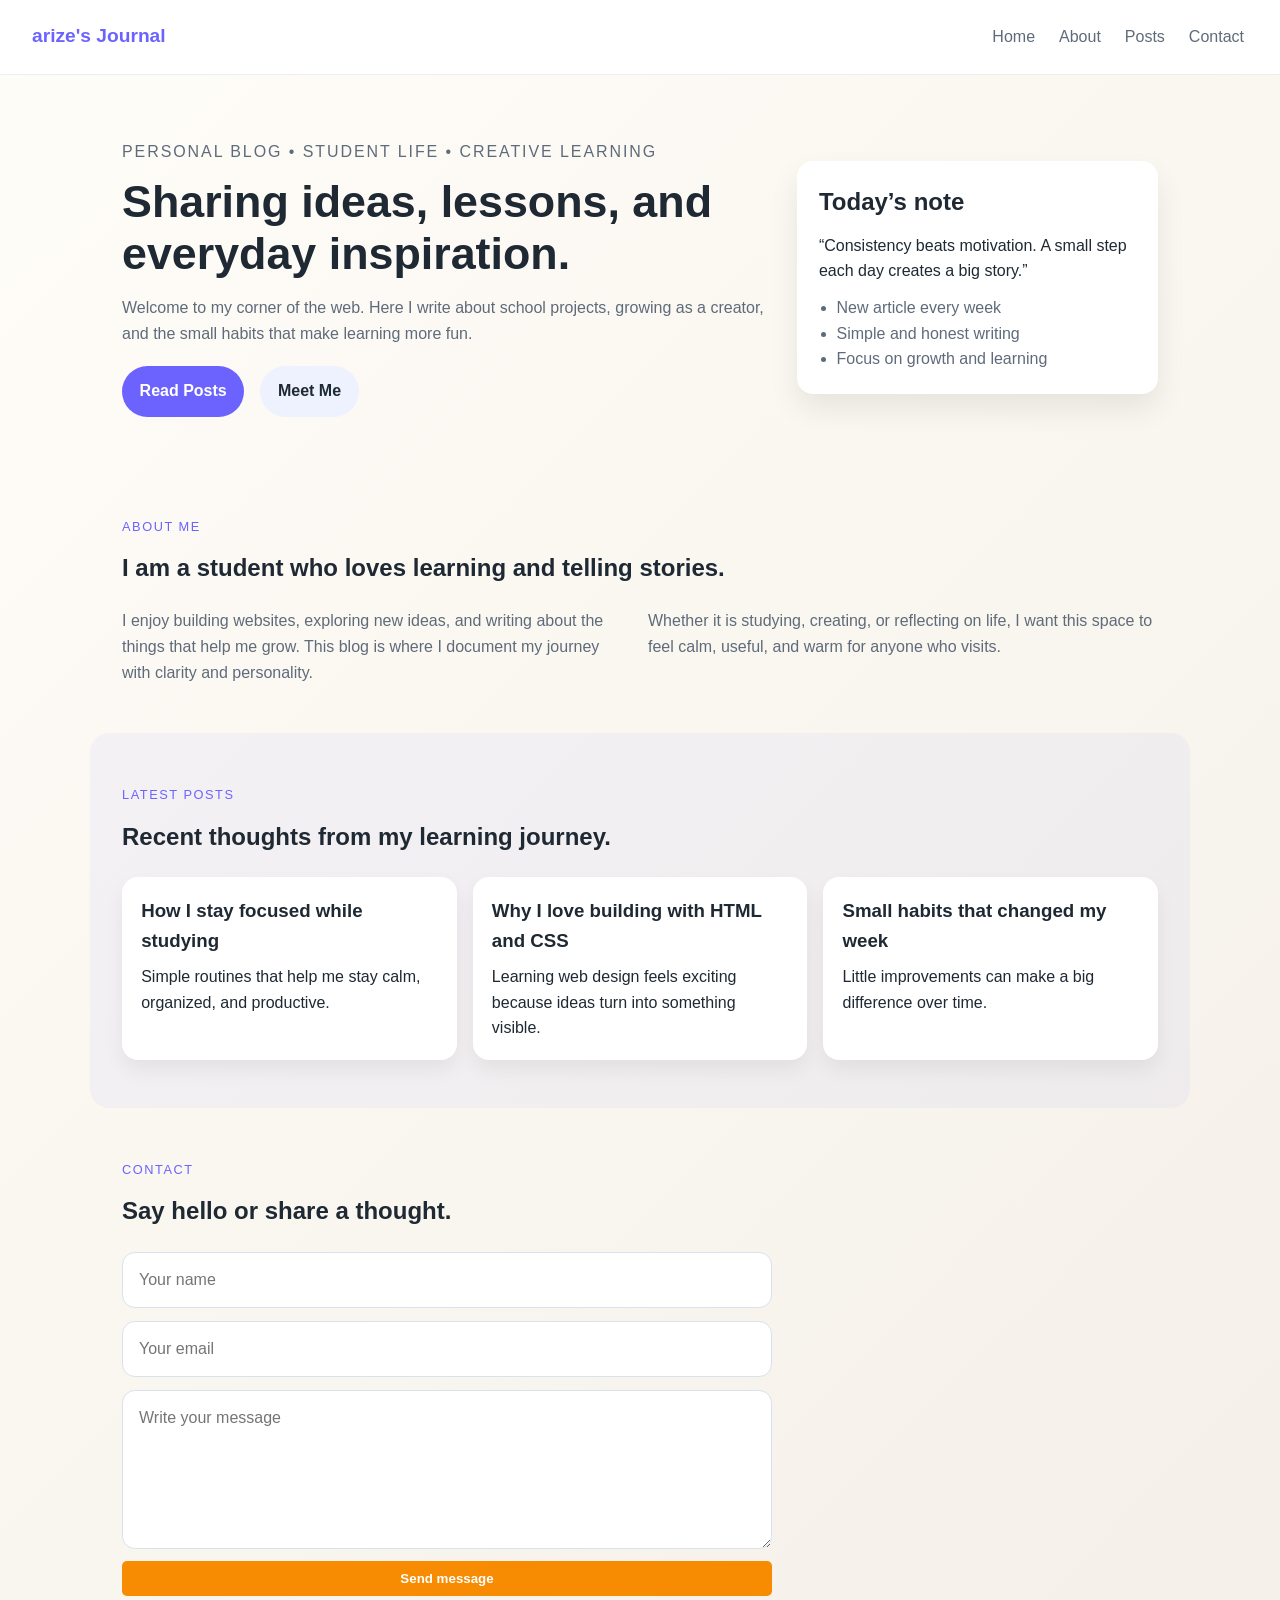
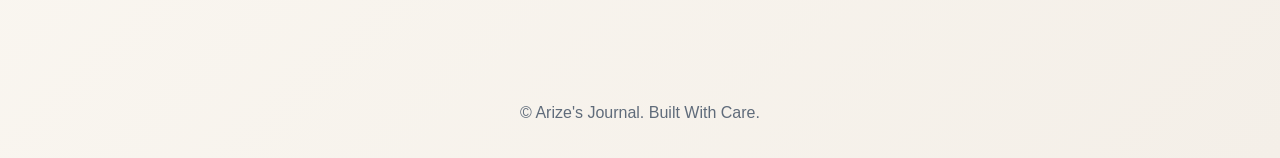
<file: index.html>
﻿<!DOCTYPE html>
<html lang="en">
  <head>
    <meta charset="UTF-8" />
    <meta name="viewport" content="width=device-width, initial-scale=1.0" />
    <meta name="description" content="A personal blog website for sharing stories, ideas, and learning updates." />
    <title>arize's Learning Journal</title>
    <link rel="stylesheet" href="css/style.css" />
  </head>
  <body>
    <header class="site-header">
      <a href="#home" class="brand">arize's Journal</a>
      <button class="menu-toggle" aria-label="Toggle navigation" aria-expanded="false">☰</button>
      <nav class="site-nav" aria-label="Primary">
        <a href="#home">Home</a>
        <a href="#about">About</a>
        <a href="#posts">Posts</a>
        <a href="#contact">Contact</a>
      </nav>
    </header>

    <main id="home">
      <section class="hero">
        <div class="hero-content">
          <p class="eyebrow">Personal blog • student life • creative learning</p>
          <h1>Sharing ideas, lessons, and everyday inspiration.</h1>
          <p>
            Welcome to my corner of the web. Here I write about school projects,
            growing as a creator, and the small habits that make learning more fun.
          </p>
          <div class="hero-actions">
            <a class="btn btn-primary" href="#posts">Read Posts</a>
            <a class="btn btn-secondary" href="#about">Meet Me</a>
          </div>
        </div>
        

        <aside class="hero-card">
          <h2>Today’s note</h2>
          <p>
            “Consistency beats motivation. A small step each day creates a big story.”
          </p>
          <ul>
            <li>New article every week</li>
            <li>Simple and honest writing</li>
            <li>Focus on growth and learning</li>
          </ul>
        </aside>
      </section>

      <section id="about" class="section">
        <div class="section-heading">
          <p class="eyebrow">About me</p>
          <h2>I am a student who loves learning and telling stories.</h2>
        </div>
        <div class="about-grid">
          <p>
            I enjoy building websites, exploring new ideas, and writing about the things
            that help me grow. This blog is where I document my journey with clarity and
            personality.
          </p>
          <p>
            Whether it is studying, creating, or reflecting on life, I want this space to
            feel calm, useful, and warm for anyone who visits.
          </p>
        </div>
      </section>

      <section id="posts" class="section section-alt">
        <div class="section-heading">
          <p class="eyebrow">Latest posts</p>
          <h2>Recent thoughts from my learning journey.</h2>
        </div>

        <div class="card-grid">
          <article class="card">
            <h3>How I stay focused while studying</h3>
            <p>Simple routines that help me stay calm, organized, and productive.</p>
          </article>
          <article class="card">
            <h3>Why I love building with HTML and CSS</h3>
            <p>Learning web design feels exciting because ideas turn into something visible.</p>
          </article>
          <article class="card">
            <h3>Small habits that changed my week</h3>
            <p>Little improvements can make a big difference over time.</p>
          </article>
        </div>
      </section>

      <section id="contact" class="section">
        <div class="section-heading">
          <p class="eyebrow">Contact</p>
          <h2>Say hello or share a thought.</h2>
        </div>

        <form class="contact-form">
          <input type="text" name="name" placeholder="Your name" required />
          <input type="email" name="email" placeholder="Your email" required />
          <textarea name="message" rows="5" placeholder="Write your message" required></textarea>
          <button class="btn btn-primary cusbtbn" type="submit">Send message</button>
          <p class="form-message" aria-live="polite"></p>
        </form>
      </section>
    </main>

    <footer>
      <p style="text-transform: capitalize;">©<span id="year"></span> arize's Journal. Built with care.</p>
    </footer>

    <script src=""></script>
  </body>
</html>
</file>
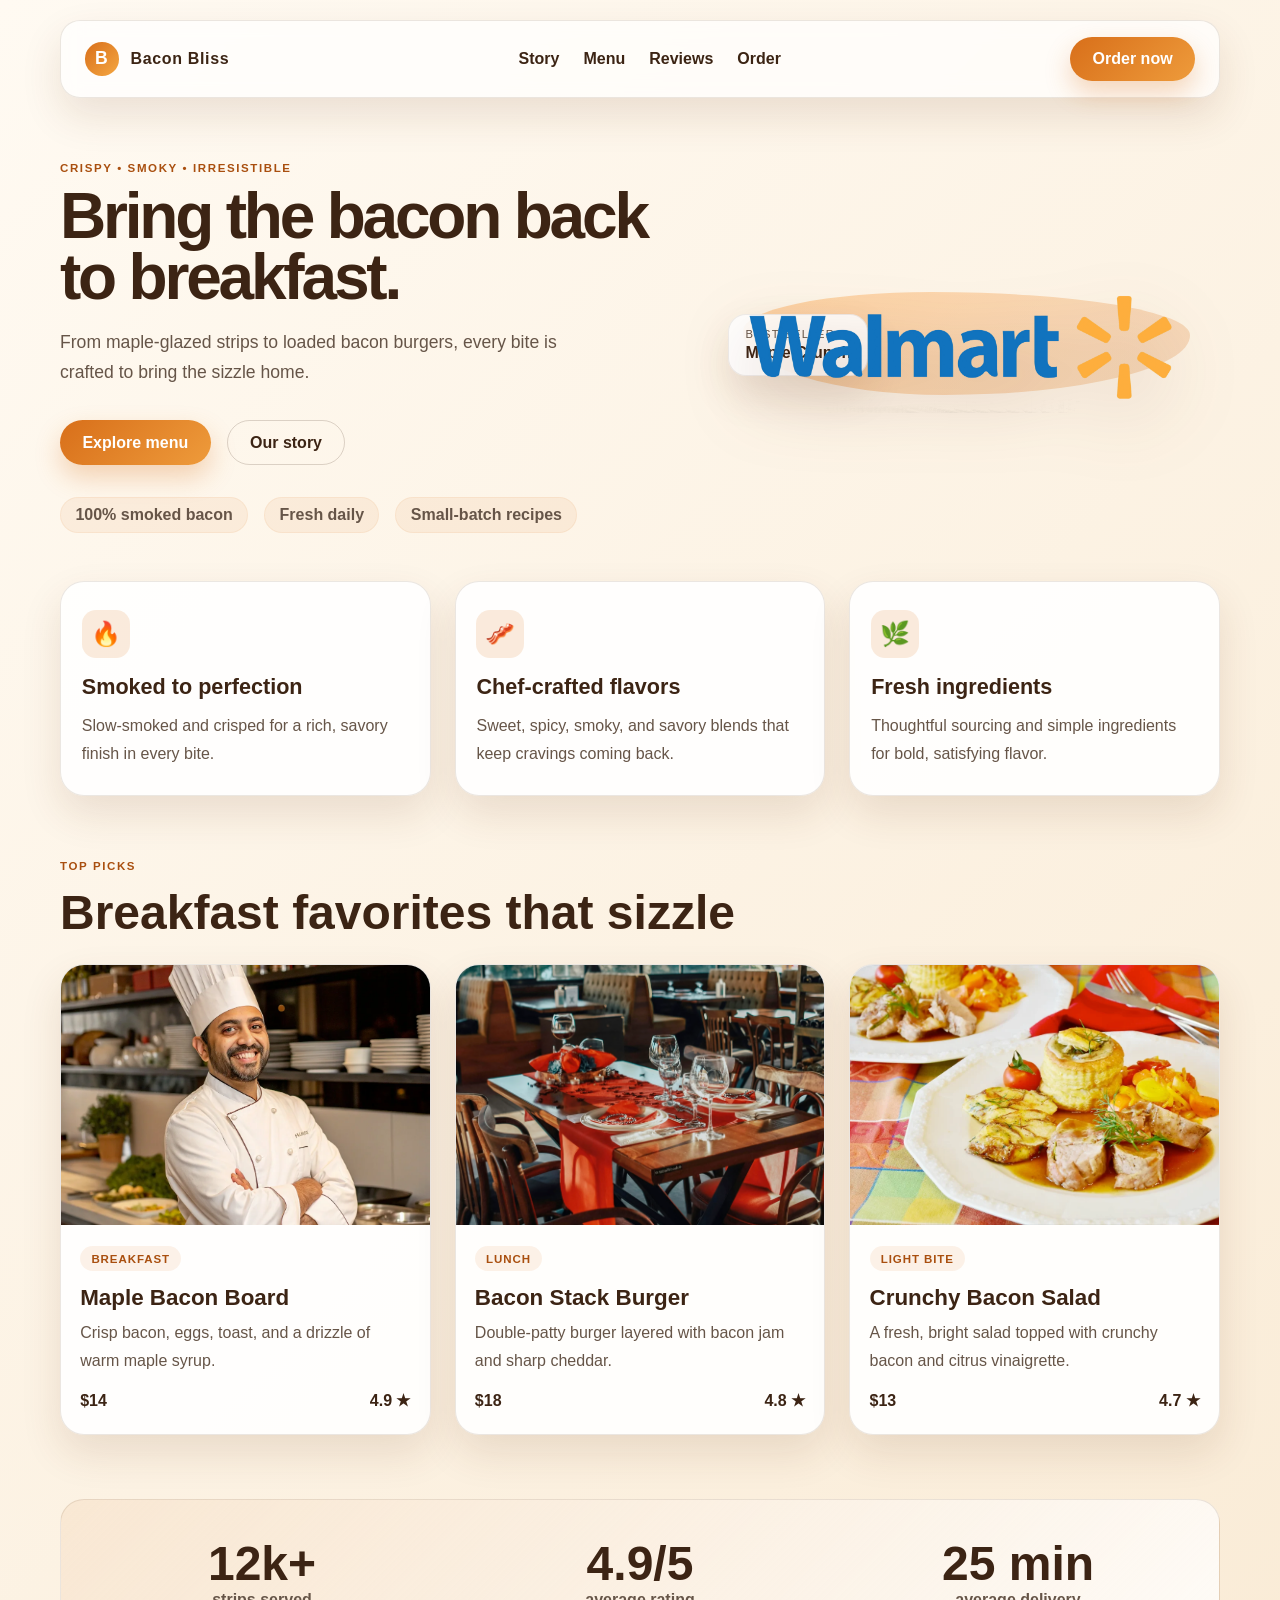
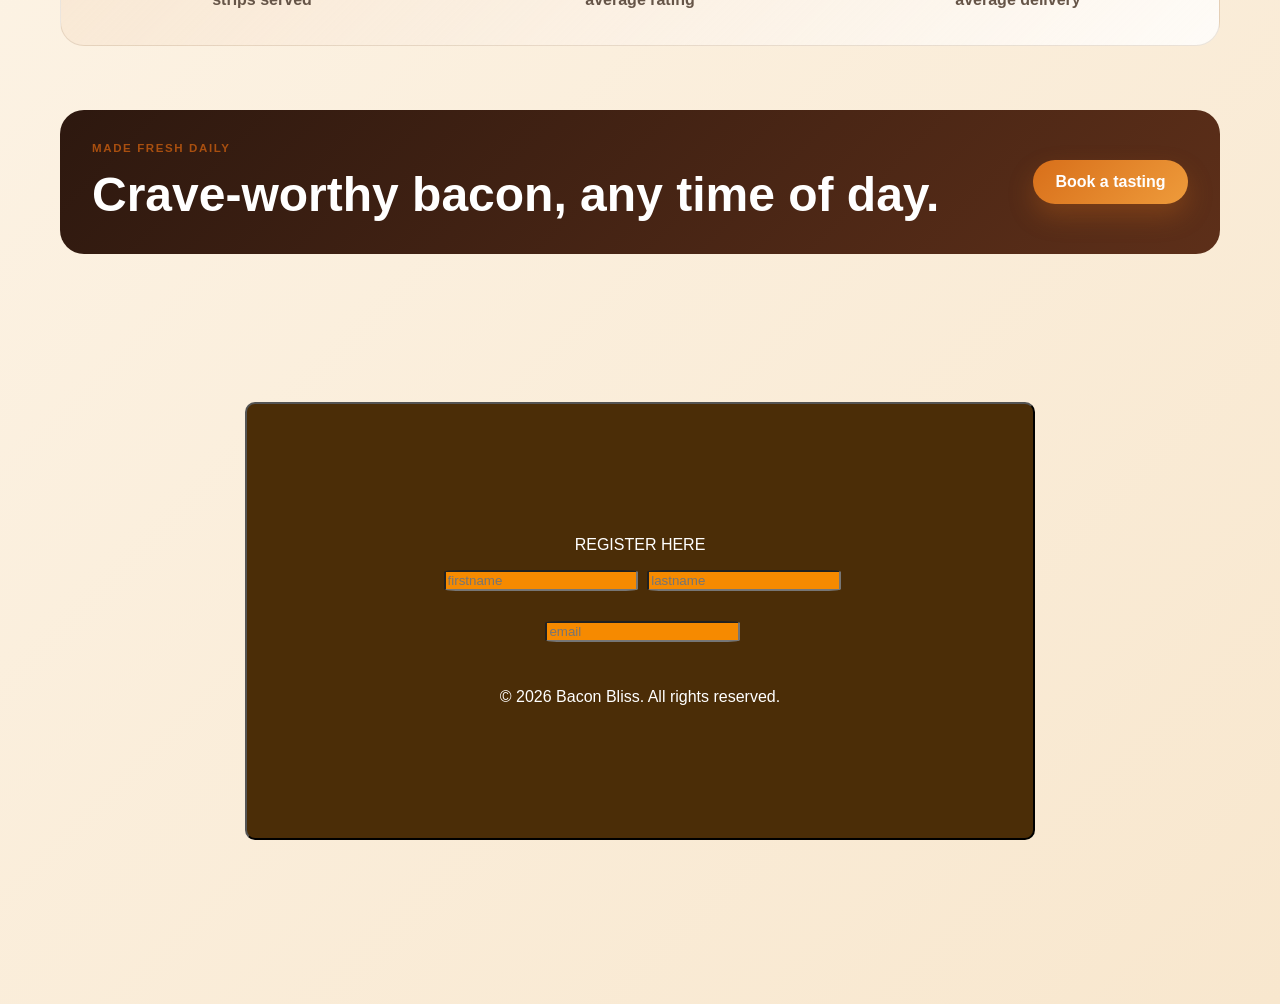
<file: bacon.html>
<!DOCTYPE html>
<html lang="en">
<head>
    <meta charset="UTF-8" />
    <meta name="viewport" content="width=device-width, initial-scale=1.0" />
    <title>Bacon Bliss</title>
    <link rel="stylesheet" href="home/home_pratice.css" />
  </head>
  <body>
    <div class="page-shell">
      <header class="topbar">
        <div class="brand" aria-label="Bacon Bliss home">
          <span class="brand-mark">B</span>
          <span>Bacon Bliss</span>
        </div>

        <nav class="site-nav" aria-label="Main navigation">
          <a href="#story">Story</a>
          <a href="#menu">Menu</a>
          <a href="#reviews">Reviews</a>
          <a href="#order">Order</a>
        </nav>

        <a class="button button-primary" href="#order">Order now</a>
      </header>

      <main>
        <section class="hero">
          <div class="hero-copy">
            <p class="eyebrow">Crispy • smoky • irresistible</p>
            <h1>Bring the bacon back to breakfast.</h1>
            <p class="lead">
              From maple-glazed strips to loaded bacon burgers, every bite is
              crafted to bring the sizzle home.
            </p>

            <div class="hero-actions">
              <a class="button button-primary" href="#menu">Explore menu</a>
              <a class="button button-secondary" href="#story">Our story</a>
            </div>

            <ul class="trust-list" aria-label="Benefits">
              <li>100% smoked bacon</li>
              <li>Fresh daily</li>
              <li>Small-batch recipes</li>
            </ul>
          </div>

          <div class="hero-visual" aria-label="Bacon illustration">
            <div class="floating-card">
              <span>Best seller</span>
              <strong>Maple Crunch</strong>
            </div>
            <img src="img/pngegg.png" alt="Illustration of bacon strips" />
          </div>
        </section>

        <section class="feature-grid" id="story">
          <article class="feature-card">
            <div class="feature-icon">🔥</div>
            <h2>Smoked to perfection</h2>
            <p>Slow-smoked and crisped for a rich, savory finish in every bite.</p>
          </article>

          <article class="feature-card">
            <div class="feature-icon">🥓</div>
            <h2>Chef-crafted flavors</h2>
            <p>Sweet, spicy, smoky, and savory blends that keep cravings coming back.</p>
          </article>

          <article class="feature-card">
            <div class="feature-icon">🌿</div>
            <h2>Fresh ingredients</h2>
            <p>Thoughtful sourcing and simple ingredients for bold, satisfying flavor.</p>
          </article>
        </section>

        <section class="showcase" id="menu">
          <div class="section-heading">
            <p class="eyebrow">Top picks</p>
            <h2>Breakfast favorites that sizzle</h2>
          </div>

          <div class="menu-grid">
            <article class="menu-card">
              <img src="img/chef-3.webp" alt="Bacon breakfast board" />
              <div class="card-body">
                <span class="tag">Breakfast</span>
                <h3>Maple Bacon Board</h3>
                <p>Crisp bacon, eggs, toast, and a drizzle of warm maple syrup.</p>
                <div class="card-meta">
                  <strong>$14</strong>
                  <span>4.9 ★</span>
                </div>
              </div>
            </article>

            <article class="menu-card">
              <img src="img/showcase-2.webp" alt="Bacon burger" />
              <div class="card-body">
                <span class="tag">Lunch</span>
                <h3>Bacon Stack Burger</h3>
                <p>Double-patty burger layered with bacon jam and sharp cheddar.</p>
                <div class="card-meta">
                  <strong>$18</strong>
                  <span>4.8 ★</span>
                </div>
              </div>
            </article>

            <article class="menu-card">
              <img src="img/main-4.webp" alt="Bacon salad" />
              <div class="card-body">
                <span class="tag">Light bite</span>
                <h3>Crunchy Bacon Salad</h3>
                <p>A fresh, bright salad topped with crunchy bacon and citrus vinaigrette.</p>
                <div class="card-meta">
                  <strong>$13</strong>
                  <span>4.7 ★</span>
                </div>
              </div>
            </article>
          </div>
        </section>

        <section class="stats" id="reviews" aria-label="Cafe statistics">
          <div>
            <strong>12k+</strong>
            <span>strips served</span>
          </div>
          <div>
            <strong>4.9/5</strong>
            <span>average rating</span>
          </div>
          <div>
            <strong>25 min</strong>
            <span>average delivery</span>
          </div>
        </section>

        <section class="cta" id="order">
          <div>
            <p class="eyebrow">Made fresh daily</p>
            <h2>Crave-worthy bacon, any time of day.</h2>
          </div>
          <a class="button button-primary" href="mailto:hello@baconbliss.com">Book a tasting</a>
        </section>
      </main>

      <footer class="footer">
         <button class="reg"><p class="p">REGISTER HERE</p></span>
        <input type="text"name="firstname"  placeholder="firstname" value="" class="input"  >

        <input type="text"name="lastname" placeholder="lastname" value=""  >

        <input type="email"name="email" placeholder="email" value="">
        <p>© 2026 Bacon Bliss. All rights reserved.</p>

        
      </footer>
    </div>
  </body>
</html>

</body>
</html>
</file>
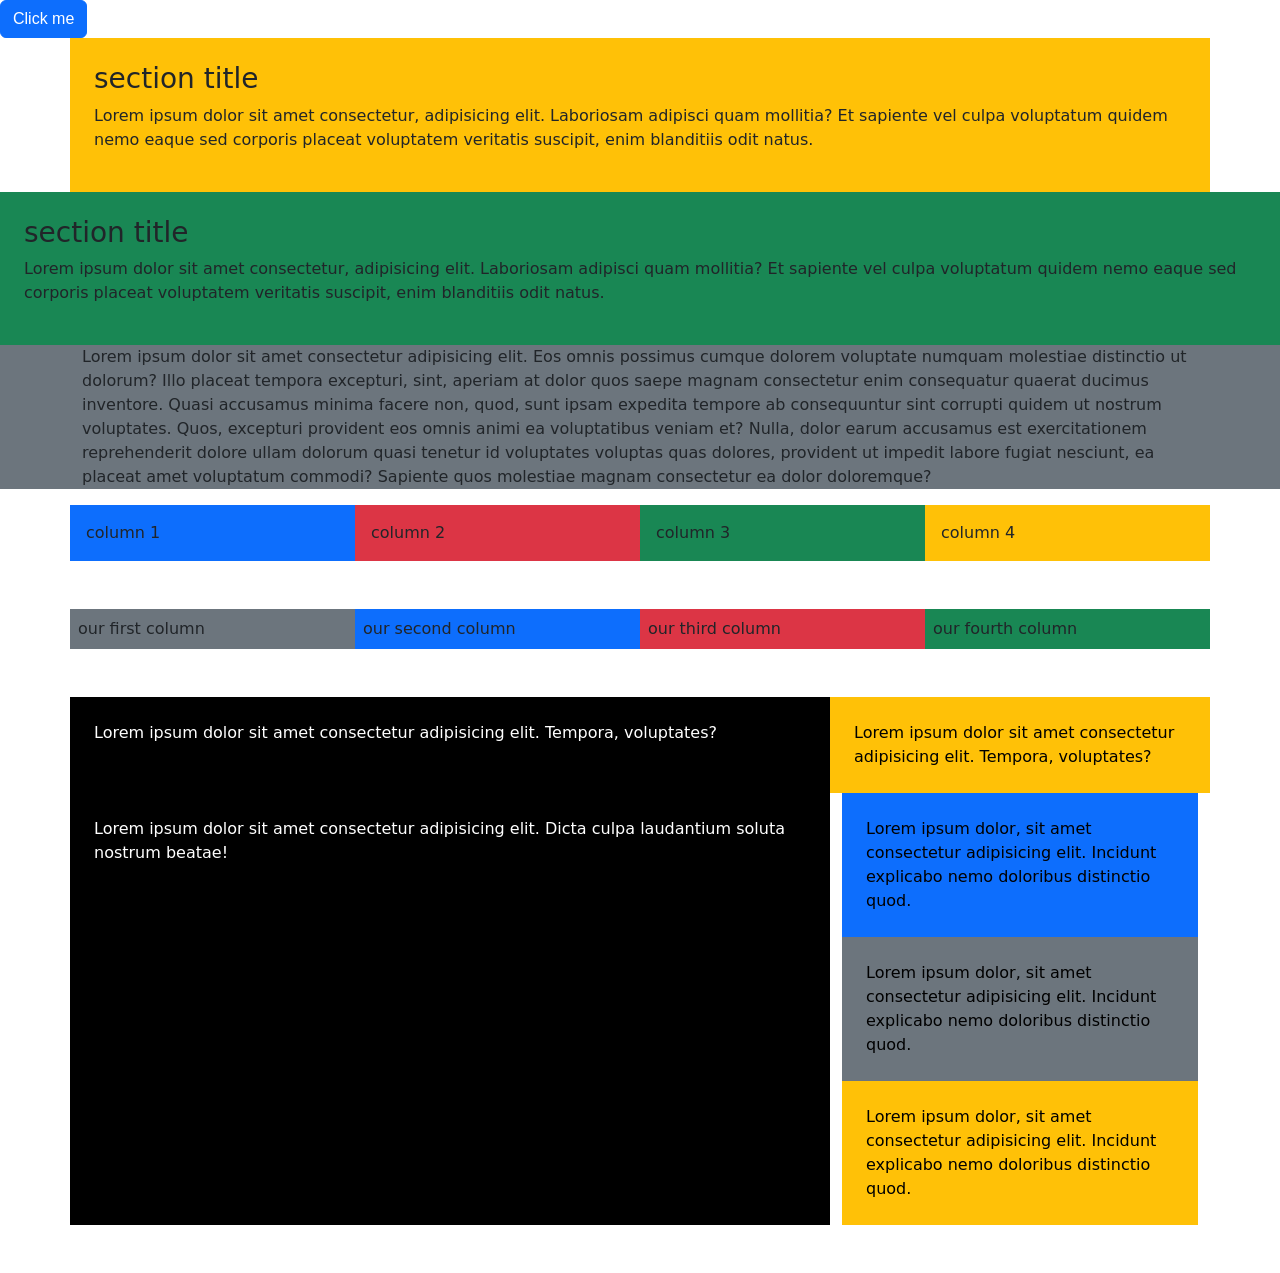
<file: bootstrap_pratical.html>
<!DOCTYPE html>
<html lang="en">
<head>
    <meta charset="UTF-8">
    <meta name="viewport" content="width=device-width, initial-scale=1.0">
    <link rel="stylesheet" href="css/bootstrap_pratical.css"/>

    <!-- <link href="https://cdn.jsdelivr.net/npm/bootstrap@5.3.8/dist/css/bootstrap.min.css" rel="stylesheet" integrity="sha384-sRIl4kxILFvY47J16cr9ZwB07vP4J8+LH7qKQnuqkuIAvNWLzeN8tE5YBujZqJLB" crossorigin="anonymous"> -->
      <link rel="stylesheet" href="vendors/bootstrap-5.3.8-dist/css/bootstrap.min.css">

      <!-- <link rel="preconnect" href="https://fonts.googleapis.com">
<link rel="preconnect" href="https://fonts.gstatic.com" crossorigin>
<link href="https://fonts.googleapis.com/css2?family=Montserrat:ital,wght@0,100..900;1,100..900&family=Oswald:wght@200..700&family=Poppins:ital,wght@0,100;0,200;0,300;0,400;0,500;0,600;0,700;0,800;0,900;1,100;1,200;1,300;1,400;1,500;1,600;1,700;1,800;1,900&display=swap" rel="stylesheet">

<link href="https://fonts.googleapis.com/css2?family=Share+Tech&display=swap" rel="stylesheet"> -->

    <title>bootstrap pratice</title>
</head>
<body>
    <button class="btn btn-primary"style="font-family:'Montserrat', sans-serif;">Click me</button>

    <!-- bootstrap container -->
     
    <section class="container bg-warning p-4">
        <h3>section title</h3>
        <p>Lorem ipsum dolor sit amet consectetur, adipisicing elit. Laboriosam adipisci quam mollitia? Et sapiente vel culpa voluptatum quidem nemo eaque sed corporis placeat voluptatem veritatis suscipit, enim blanditiis odit natus.</p>
    </section>
    <section class="container-fluid bg-success p-4">
        <h3>section title</h3>
        <p>Lorem ipsum dolor sit amet consectetur, adipisicing elit. Laboriosam adipisci quam mollitia? Et sapiente vel culpa voluptatum quidem nemo eaque sed corporis placeat voluptatem veritatis suscipit, enim blanditiis odit natus.</p>
    </section>

    <section class="container-fluid bg-secondary">
        <div class="container">
            <p>Lorem ipsum dolor sit amet consectetur adipisicing elit. Eos omnis possimus cumque dolorem voluptate numquam molestiae distinctio ut dolorum? Illo placeat tempora excepturi, sint, aperiam at dolor quos saepe magnam consectetur enim consequatur quaerat ducimus inventore. Quasi accusamus minima facere non, quod, sunt ipsam expedita tempore ab consequuntur sint corrupti quidem ut nostrum voluptates. Quos, excepturi provident eos omnis animi ea voluptatibus veniam et? Nulla, dolor earum accusamus est exercitationem reprehenderit dolore ullam dolorum quasi tenetur id voluptates voluptas quas dolores, provident ut impedit labore fugiat nesciunt, ea placeat amet voluptatum commodi? Sapiente quos molestiae magnam consectetur ea dolor doloremque?</p>
        </div>

    </section>

    <!-- bootstrap grid system -->
     <section class="container">
        <div class="row">
             <div class="col bg-primary p-3">column 1</div>
             <div class="col bg-danger p-3">column 2</div>
             <div class="col bg-success p-3">column 3</div>
             <div class="col bg-warning p-3">column 4</div>
          </div> 
          </section> 
          <!-- specifying the number of columns -->
           <section class="container mt-5">
            <div class="row">
                <div class="col-sm-12 col-md-6 col-lg-3 bg-secondary p-2">our first column</div>
                <div class="col-sm-12 col-md-6 col-lg-3 bg-primary p-2">our second column</div>
                <div class="col-sm-12 col-md-6 col-lg-3 bg-danger p-2">our third column</div>
                <div class="col-sm-12 col-md-6 col-lg-3 bg-success p-2">our fourth column</div>

            </div>

           </section>
           <br>
           <br>

           <section class="container">
            <div class="row">
                <div class="col-sm-12 col-md-12  col-lg-8 bg-black p-4 text-white" >Lorem ipsum dolor sit amet consectetur adipisicing elit. Tempora, voluptates?</div>
           
                <div class="col-sm-12 col-md-12 col-lg-4 bg-warning p-4 text-black" >Lorem ipsum dolor sit amet consectetur adipisicing elit. Tempora, voluptates?</div>
                </div>
           </section>

           <section class="container mb-5">
            <div class="row">
                <div class="col-lg-8 col-sm-12 col-md-12 bg-black p-4 text-white">Lorem ipsum dolor sit amet consectetur adipisicing elit. Dicta culpa laudantium soluta nostrum beatae!</div>

                <div class="col-lg-4 col-sm-12 col-md-12 mt-0 mt-sm-2 mt-md-2 mt-lg-0">
                    <div class="bg-primary p-4 text-black">Lorem ipsum dolor, sit amet consectetur adipisicing elit. Incidunt explicabo nemo doloribus distinctio quod.</div>
                    
                    <div class="bg-secondary p-4 text-black  mt-0 mt-sm-2 mt-md-2 mt-lg-0">Lorem ipsum dolor, sit amet consectetur adipisicing elit. Incidunt explicabo nemo doloribus distinctio quod.</div>

                    <div class="bg-warning p-4 text-black mt-0 mt-sm-2 mt-md-2 mt-lg-0">Lorem ipsum dolor, sit amet consectetur adipisicing elit. Incidunt explicabo nemo doloribus distinctio quod.</div>
                    
                </div>

            </div>
           </section>

       

     


    <!-- <script src="https://cdn.jsdelivr.net/npm/bootstrap@5.3.8/dist/js/bootstrap.bundle.min.js" integrity="sha384-FKyoEForCGlyvwx9Hj09JcYn3nv7wiPVlz7YYwJrWVcXK/BmnVDxM+D2scQbITxI" crossorigin="anonymous"></script> -->
     <script src="vendors/bootstrap-5.3.8-dist/js/bootstrap.min.js"></script>

   
</body>
</html>
</file>
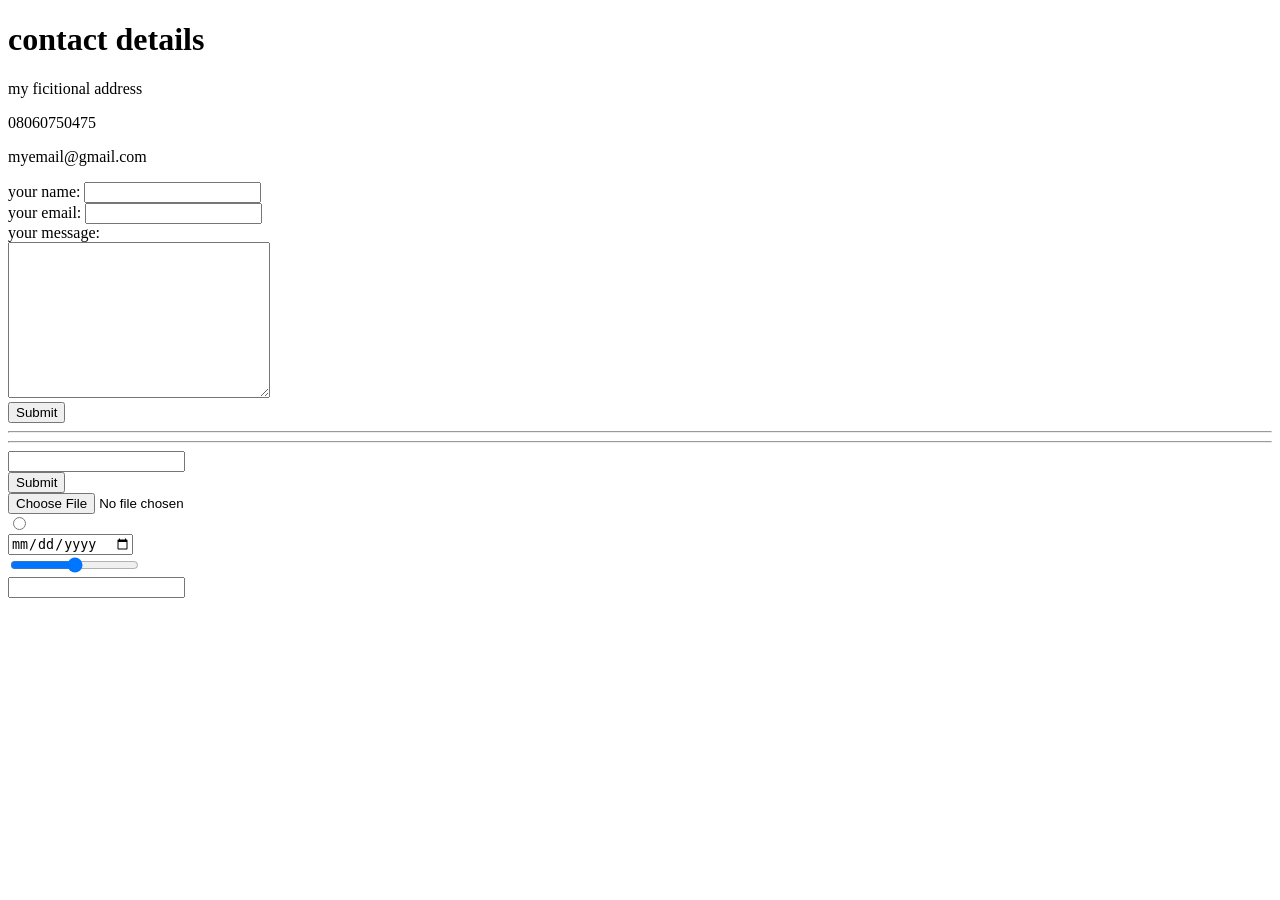
<file: contact me.html>
<!DOCTYPE html>
<html lang="en">
<head>
    <meta charset="UTF-8">
    <meta name="viewport" content="width=device-width, initial-scale=1.0">
    <title>contact me</title>
</head>
<body>
    <h1>contact details</h1>
    <p>my ficitional address</p>
    <p>08060750475</p>
    <p>myemail@gmail.com</p>

    <form class="" action="malito:info@londonappbewery.com" method="post">
    <label>your name:</label>
    <input type="text" name="" value=""><br>
    <label>your email:</label>
    <input type="email" name="" value=""><br>
    <label>your message:</label><br>
    <textarea name="name"rows="10" cols="30"></textarea><br>
    <input type="submit"name="">
    </form>
    <hr>
    <hr>

    <form>
        <input type="text"><br>
        <input type="submit"><br>
        <input type="file"><br>
        <input type="radio"><br>
        <input type="date"><br>
        <input type="range"><br>
        <input type="date and time">

    </form>

</body>
</html>
</file>
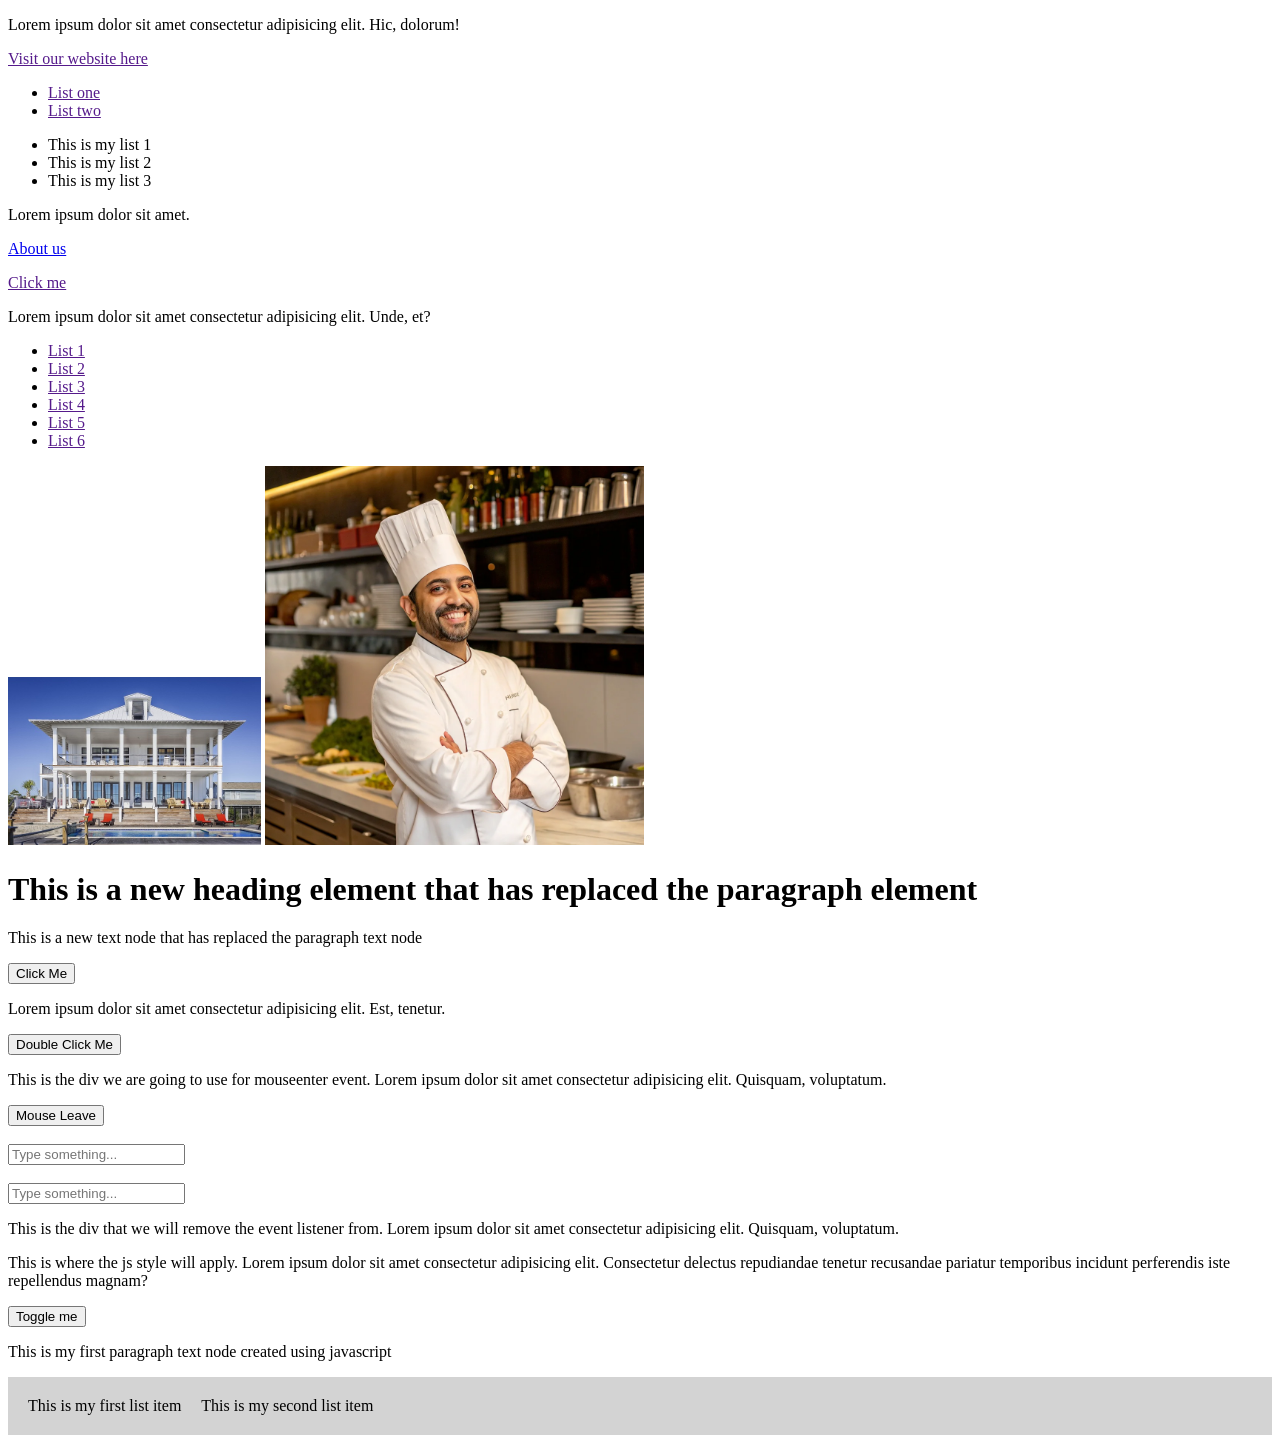
<file: dom.html>
<!doctype html>
<html lang="en">
  <head>
    <meta charset="UTF-8" />
    <meta name="viewport" content="width=device-width, initial-scale=1.0" />
    <title>DOM</title>
  </head>
  <body>
    <p id="ptag">
      Lorem ipsum dolor sit amet consectetur adipisicing elit. Hic, dolorum!
    </p>

    <a href="" id="anchorTag">Visit our website here</a>

    <ul>
      <li><a href="">List one</a></li>
      <li><a href="">List two</a></li>
    </ul>

    <ul>
      <li>This is my list 1</li>
      <li>This is my list 2</li>
      <li>This is my list 3</li>
    </ul>

    <!-- finding parent  -->
    <div class="myFirstdiv">
      <p>Lorem ipsum dolor sit amet.</p>
      <a href="aboutus.html">About us</a>
    </div>

    <p>
      <a href="" id="reg">Click me</a>
    </p>

    <section>
      <div id="secParent">
        <p>
          Lorem ipsum dolor sit amet consectetur adipisicing elit. Unde, et?
        </p>
      </div>
    </section>

    <!-- finding children  -->
    <ul id="getChild">
      <li><a href="">List 1</a></li>
      <li><a href="">List 2</a></li>
      <li><a href="">List 3</a></li>
      <li><a href="">List 4</a></li>
      <li><a href="">List 5</a></li>
      <li><a href="">List 6</a></li>
    </ul>

    <!-- Getting an Attribute -->
    <img id="imgattri" src="img/house.jpg" alt="This is a house" width="20%" />

    <!-- setting attribute -->
    <img alt="" id="setImg" />

    <!-- Changing Styles -->
    <p id="styleTag">This is a paragraph with changed styles.</p>

    <!-- replacing an element  -->

    <p id="replaceElement">This is a paragraph that will be replaced.</p>
    <p id="replaceText">This is a the text that will be replaced.</p>

    <!-- JS EVENTS LISTENER -->

    <button id="clickBtn">Click Me</button>

    <div id="clickeffect">
      <p>
        Lorem ipsum dolor sit amet consectetur adipisicing elit. Est, tenetur.
      </p>
    </div>

    <!-- // dblclick Event -->

    <button id="dblclickBtn">Double Click Me</button>

    <!-- mouseenter event  -->

    <div id="mouseEnter">
      <p>
        This is the div we are going to use for mouseenter event. Lorem ipsum
        dolor sit amet consectetur adipisicing elit. Quisquam, voluptatum.
      </p>
    </div>

    <!-- <button onmouseenter="mouseEnterEvent()">Delete Here</button> -->

    <!-- mouse leave event  -->

    <button id="mouseLeaveBtn">Mouse Leave</button> <br />
    <br />

    <!-- keydown event -->

    <input type="text" id="keyDownInput" placeholder="Type something..." />

    <br />
    <br />

    <!-- keyup event -->

    <input type="text" id="keyUpInput" placeholder="Type something..." />

    <!-- How to remove event listener 10/8/2026  -->

    <div id="divfunction">
      <p>
        This is the div that we will remove the event listener from. Lorem ipsum
        dolor sit amet consectetur adipisicing elit. Quisquam, voluptatum.
      </p>
    </div>

    <!-- ading class list -->
    <div id="classListAdd">
      <p>
        This is where the js style will apply. Lorem ipsum dolor sit amet
        consectetur adipisicing elit. Consectetur delectus repudiandae tenetur
        recusandae pariatur temporibus incidunt perferendis iste repellendus
        magnam?
      </p>
    </div>

    <!-- toggle class -->

    <button id="togglebtn">Toggle me</button>

    <style>
      .myNewClass {
        background-color: red;
        padding: 2px;
        border-radius: 10px;
        color: white;
      }
      .secondnewclass {
        line-height: 10px;
        margin: 20px;
      }

      .toggleClass {
        color: white;
        padding: 5px 20px;
        background-color: green;
        border-radius: 10px;
        border: none;
      }
    </style>








    <script type="text/javascript" src="js/dom.js"></script>
  </body>
</html>
</file>
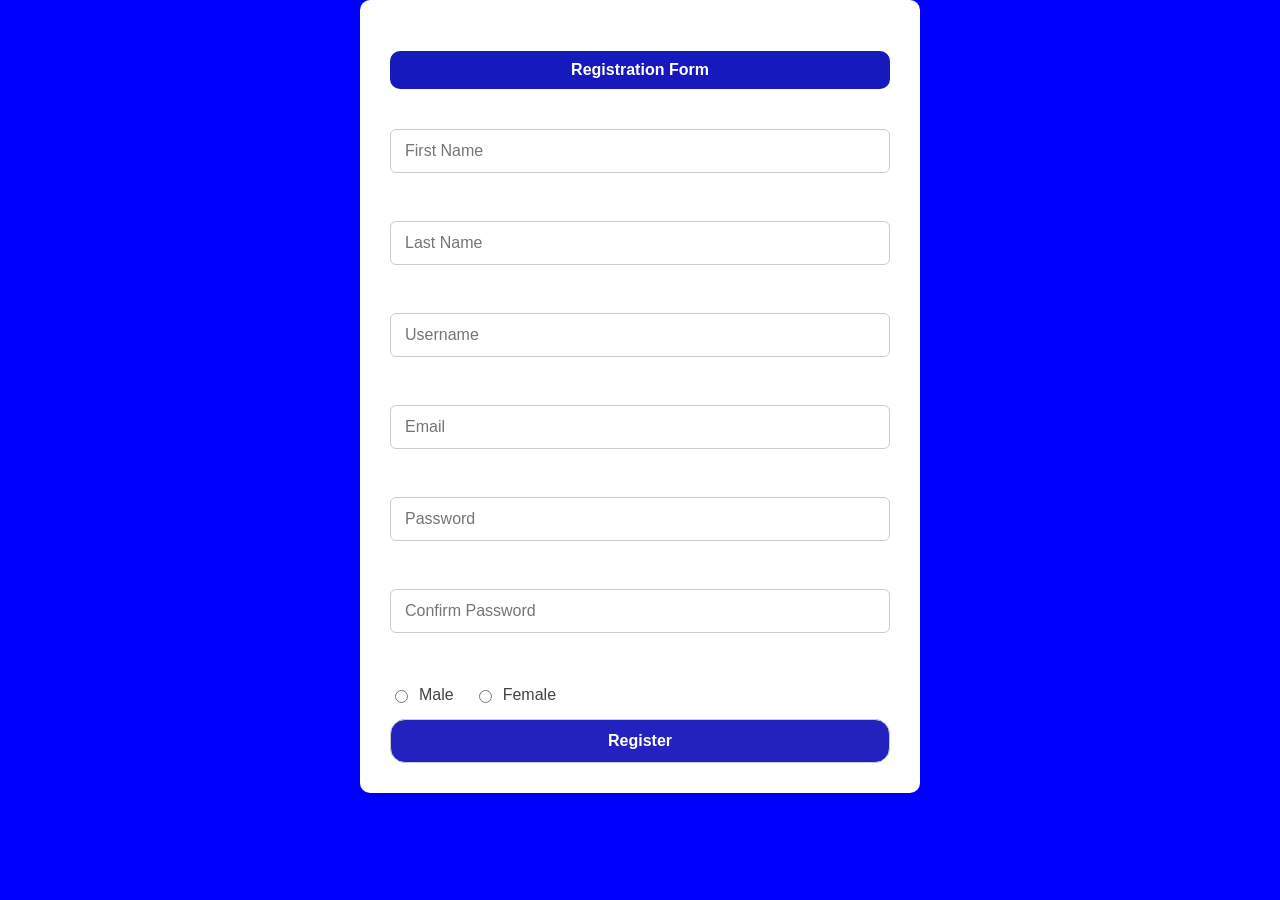
<file: form.html>
<!DOCTYPE html>
<html lang="en">
<head>
    <meta charset="UTF-8">
    <meta name="viewport" content="width=device-width, initial-scale=1.0">
    <title>Registration Form</title>
    <style>
        body {
            font-family: sans-serif;
            background: #0000ff;
            margin: 0;
            padding: 0;
        }

        section {
            max-width: 500px;
            margin: 0 auto;
            background: #fff;
            padding: 30px;
            border-radius: 10px;
            box-shadow: 0 4px 12px rgba(0, 0, 0, 0.1);
        }

        h2 {
            text-align: center;
            margin-bottom: 25px;
            color: #333;
        }

        form {
            display: flex;
            flex-direction: column;
            gap: 15px;
        }

        label {
            font-weight: bold;
            color: #444;
        }

        input, select, textarea, button {
            width: 100%;
            padding: 12px 14px;
            border: 1px solid #ccc;
            border-radius: 6px;
            font-size: 16px;
            box-sizing: border-box;
        }

        input:password, input:text, textarea {
            outline: none;
            border-color: #4a90e2;
        
        }

        .gender-row {
            display: flex;
            gap: 20px;
            align-items: center;
            margin-top: 5px;
        }

        .gender-row label {
            font-weight: normal;
            display: flex;
            align-items: center;
            gap: 8px;
        }

        button {
            background: #2422be;
            color: white;
            cursor: pointer;
            font-weight: bold;
            border-radius: 15px;
            padding: 12px 14px;
        }

        button:hover {
            background: #3a7bc8;
        }
        h4{
            background-color: #1619bb;
            padding: 10px;
            text-align: center;
            margin-bottom: 25px;
            color:white;
            border-radius: 10px;
        }
    
    </style>
</head>
<body>
    <section>
<form action="">
    <h4>Registration Form</h4>
    <input type="text" name="firstname" value="" placeholder="First Name"><br>
    <input type="text" name="lastname" value="" placeholder="Last Name"><br>
    <input type="text" name="username" value="" placeholder="Username"><br>
    <input type="email" name="email" value="" placeholder="Email"><br>
     <input type="password" name="password" value="" placeholder="Password"><br>
     <input type="password" name="confirmpassword" value="" placeholder="Confirm Password"><br>
     
    <div class="gender-row">
        <label>
            <input type="radio" name="gender" value="male"> Male
        </label>
        <label>
            <input type="radio" name="gender" value="female"> Female
        </label>
    </div>
   
    <button type="submit">Register</button>
</form>

    </section>
        
</body>
</html>
</file>
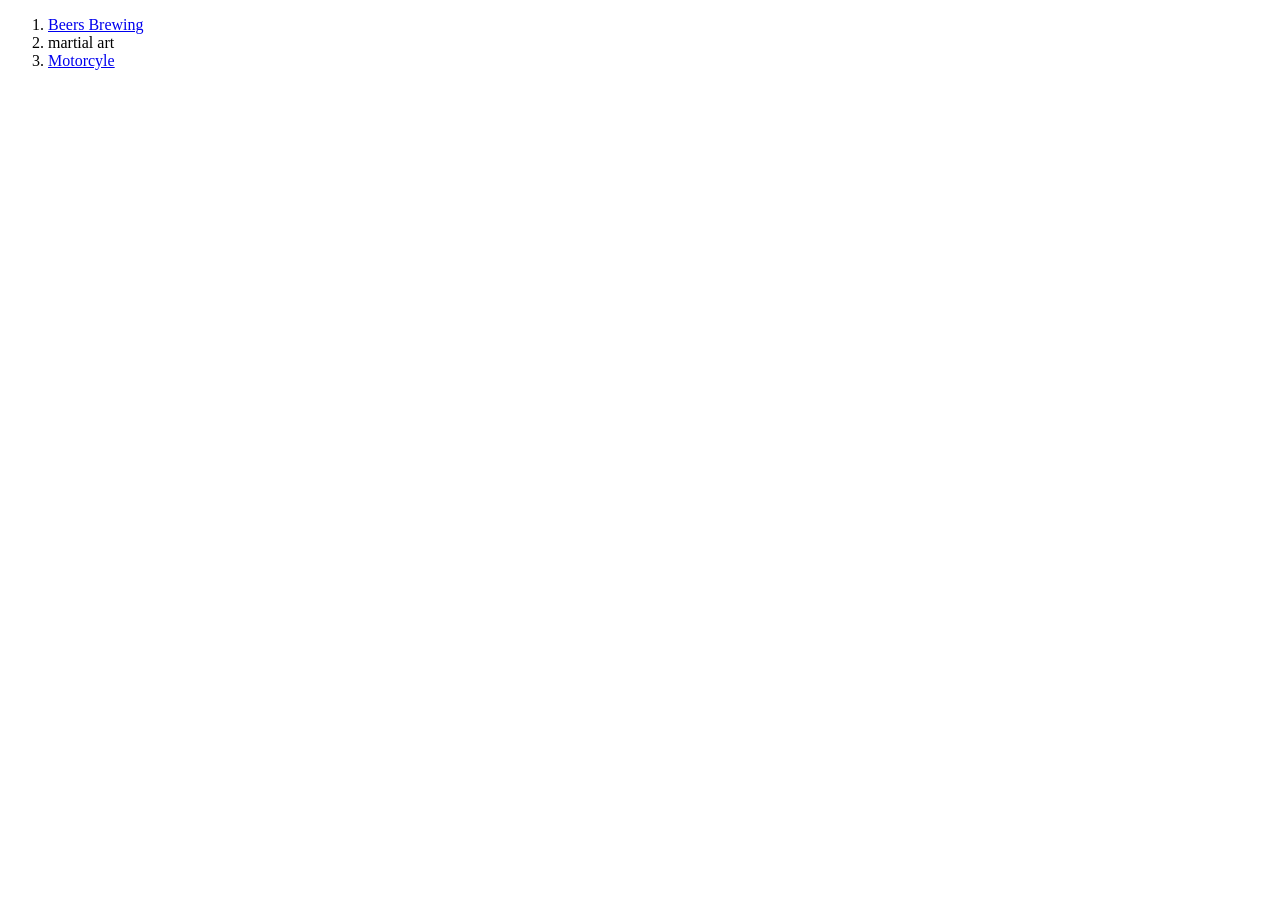
<file: hobbies.html>
<!DOCTYPE html>
<html lang="en">
<head>
    <meta charset="UTF-8">
    <meta name="viewport" content="width=device-width, initial-scale=1.0">
    <title>my hobbies</title>
</head>
<body>
    <ol>
    <li><a href="https://www.youtube.com/results?search_query=beer+brewing">Beers Brewing</a></li>
    <li>martial art</li>
    <li><a href="https://www.youtube.com/results?search_query=motorcycle">Motorcyle</a></li>
  </ol> 
</body>
</html>
</file>
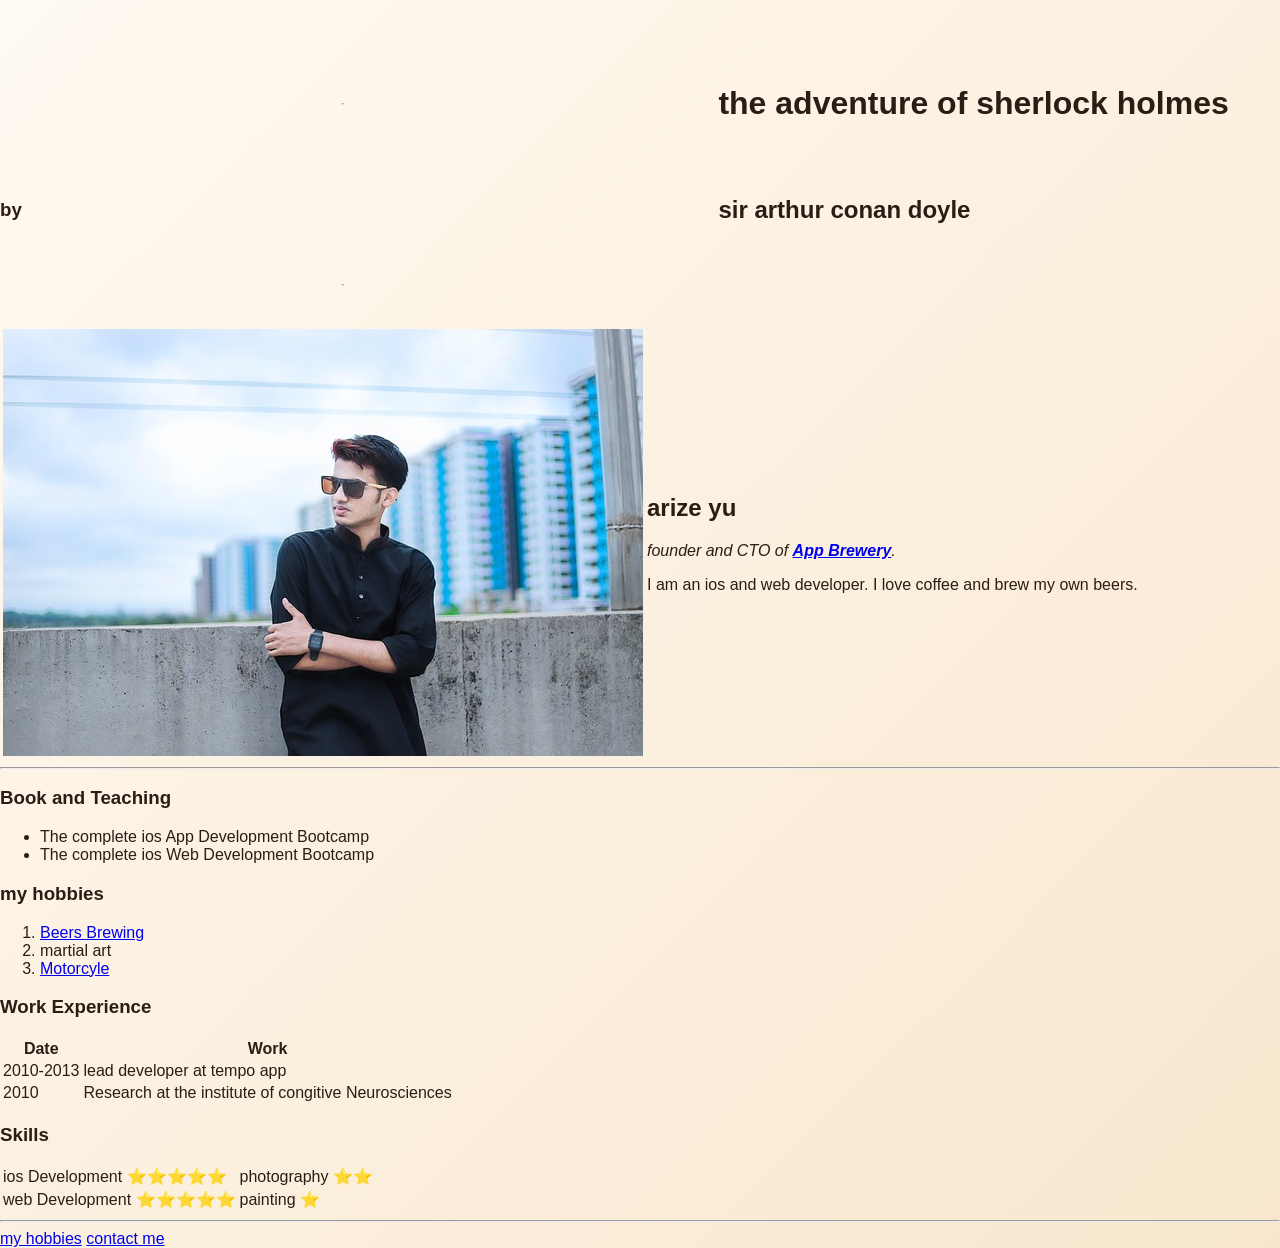
<file: pratice.html>
<!DOCTYPE html>
<html lang="en">
<head>
   <meta charset="UTF-8">
   <meta name="viewport" content="width=device-width, initial-scale=1.0">
   <title>pratice.htmlDocument</title>
   <link rel="stylesheet" href="home/home pratice.css" />
</head>
<body>
   <div class="container">
       <header class="hero">
           <hr class="top-rule" />
           <h1>the adventure of sherlock holmes</h1>
           <h3>by</h3>
           <h2>sir arthur conan doyle</h2>
           <hr class="top-rule" />
       </header>

       <section class="profile-card">
           <table class="profile-table">
               <tr>
                   <td><img src="img/hand some boy.jpg" alt="Arize Yu" /></td>
                   <td>
                       <h1>arize yu</h1>
                       <p><em>founder and CTO of <strong><a href="https://www.appbrewery.com">App Brewery</a></strong>.</em></p>
                       <p>I am an ios and web developer. I love coffee and brew my own beers.</p>
                   </td>
               </tr>
           </table>
       </section>

       <hr />

       <section class="content-section">
           <h3>Book and Teaching</h3>
           <ul class="styled-list">
               <li>The complete ios App Development Bootcamp</li>
               <li>The complete ios Web Development Bootcamp</li>
           </ul>

           <h3>my hobbies</h3>
           <ol class="styled-list numbered">
               <li><a href="https://www.youtube.com/results?search_query=beer+brewing">Beers Brewing</a></li>
               <li>martial art</li>
               <li><a href="https://www.youtube.com/results?search_query=motorcycle">Motorcyle</a></li>
           </ol>

           <h3>Work Experience</h3>
           <table class="experience-table">
               <thead>
                   <tr>
                       <th>Date</th>
                       <th>Work</th>
                   </tr>
               </thead>
               <tbody>
                   <tr>
                       <td>2010-2013</td>
                       <td>lead developer at tempo app</td>
                   </tr>
                   <tr>
                       <td>2010</td>
                       <td>Research at the institute of congitive Neurosciences</td>
                   </tr>
               </tbody>
           </table>

           <h3>Skills</h3>
           <table class="skills-table">
               <tr>
                   <td>ios Development ⭐⭐⭐⭐⭐</td>
                   <td>photography ⭐⭐</td>
               </tr>
               <tr>
                   <td>web Development ⭐⭐⭐⭐⭐</td>
                   <td>painting ⭐</td>   
               </tr>
           </table>
       </section>

       <hr />

       <div class="link-group">
           <a href="hobbies.html">my hobbies</a>
           <a href="contact me.html">contact me</a>
       </div>
   </div>
</body>
</html>
</file>
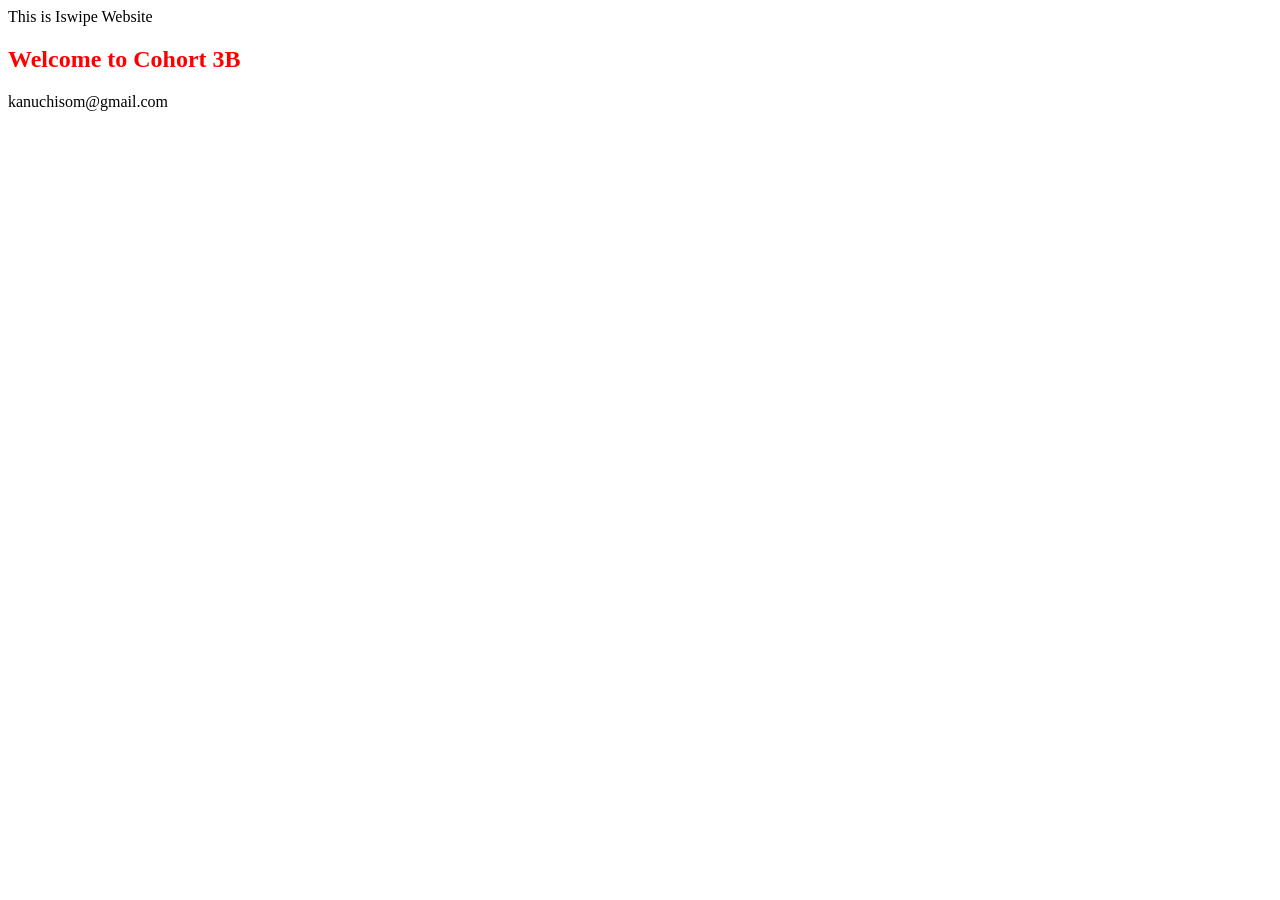
<file: script.html>
<!DOCTYPE html>
<html lang="en">
<head>
    <meta charset="UTF-8">
    <meta name="viewport" content="width=device-width, initial-scale=1.0">
    <script src="js/script.js"></script>
    <title>js class</title>
</head>
<body>
  
</body>
</html>
</file>
<file: css/style.css>
﻿:root {
  --bg: #f7f3eb;
  --surface: #ffffff;
  --text: #1f2933;
  --muted: #5f6b7a;
  --accent: #6c63ff;
  --accent-2: #16a085;
}

* {
  box-sizing: border-box;
  margin: 0;
  padding: 0;
}

html {
  scroll-behavior: smooth;
}

body {
  min-height: 100vh;
  font-family: Arial, Helvetica, sans-serif;
  line-height: 1.6;
  color: var(--text);
  background: linear-gradient(135deg, #fffdf8 0%, #f4efe8 100%);
}


a {
  color: inherit;
  text-decoration: none;
}

.sr-only {
  position: absolute;
  width: 1px;
  height: 1px;
  margin: -1px;
  padding: 0;
  overflow: hidden;
  clip: rect(0, 0, 0, 0);
  white-space: nowrap;
  border: 0;
}
.site-header {
  display: flex;
  justify-content: space-between;
  align-items: center;
  padding: 1rem 2rem;
  background: rgba(255, 255, 255, 0.95);
  position: sticky;
  top: 0;
  z-index: 20;
  backdrop-filter: blur(6px);
  border-bottom: 1px solid rgba(31, 41, 51, 0.08);
}

.brand {
  font-size: 1.2rem;
  font-weight: 700;
  color: var(--accent);
}

.site-nav {
  display: flex;
  gap: 1rem;
  align-items: center;
}

.site-nav a {
  color: var(--muted);
  padding: 0.5rem 0.25rem;
  transition: color 0.2s ease;
}

.site-nav a:hover,
.site-nav a:focus-visible {
  color: var(--accent);
  outline: none;
}

.menu-toggle {
  display: none;
  background: none;
  border: 0;
  font-size: 1.6rem;
  cursor: pointer;
  color: var(--text);
}

.hero {
  display: grid;
  grid-template-columns: 1.6fr 0.9fr;
  gap: 2rem;
  max-width: 1100px;
  margin: 0 auto;
  padding: 4rem 2rem 3rem;
  align-items: center;
}

.hero h1 {
  font-size: clamp(2rem, 3.5vw, 3rem);
  margin-bottom: 1rem;
  line-height: 1.15;
}

.hero-content p {
  color: var(--muted);
  font-size: 1rem;
}

.eyebrow {
  display: inline-block;
  font-size: 0.8rem;
  text-transform: uppercase;
  letter-spacing: 0.12em;
  color: var(--accent);
  margin-bottom: 0.75rem;
}

.hero-actions {
  display: flex;
  gap: 1rem;
  flex-wrap: wrap;
  margin-top: 1.2rem;
}

.btn {
  display: inline-block;
  padding: 0.8rem 1.1rem;
  border-radius: 999px;
  font-weight: 600;
}

.btn-primary {
  background: var(--accent);
  color: white;
}

.btn-secondary {
  background: #eef2ff;
  color: var(--text);
}

.hero-card {
  padding: 1.4rem;
  border-radius: 1rem;
  background: var(--surface);
  box-shadow: 0 15px 30px rgba(0, 0, 0, 0.08);
}

.hero-card + .hero-card,
.hero-card + * {
  margin-top: 1rem;
}

.hero-card h2 {
  margin-bottom: 0.7rem;
}

.hero-card ul {
  margin-top: 0.7rem;
  padding-left: 1.1rem;
  color: var(--muted);
}

.section {
  max-width: 1100px;
  margin: 0 auto;
  padding: 3rem 2rem;
}

.section-alt {
  background: rgba(108, 99, 255, 0.05);
  border-radius: 1.2rem;
}

.section-heading {
  margin-bottom: 1.3rem;
}

.about-grid {
  display: grid;
  grid-template-columns: repeat(2, minmax(0, 1fr));
  gap: 1rem;
  color: var(--muted);
}

.card-grid {
  display: grid;
  grid-template-columns: repeat(auto-fit, minmax(240px, 1fr));
  gap: 1rem;
}

.card {
  padding: 1.2rem;
  border-radius: 1rem;
  background: var(--surface);
  box-shadow: 0 10px 20px rgba(0, 0, 0, 0.06);
}

.card h3 {
  margin-bottom: 0.5rem;
}

.contact-form {
  display: grid;
  gap: 0.8rem;
  max-width: 650px;
}

.contact-form input,
.contact-form textarea {
  width: 100%;
  padding: 0.9rem 1rem;
  border: 1px solid #d9e2ec;
  border-radius: 0.8rem;
  font: inherit;
}

.form-message {
  color: var(--accent-2);
  min-height: 1.2rem;
}

footer {
  text-align: center;
  padding: 1.5rem 1rem 2rem;
  color: var(--muted);
}

@media (max-width: 800px) {
  .hero,
  .about-grid,
  .card-grid {
    grid-template-columns: 1fr;
  }
}

@media (max-width: 650px) {
  .site-header {
    flex-wrap: wrap;
    gap: 0.6rem;
  }

  .menu-toggle {
    display: block;
  }

  .site-nav {
    display: none;
    width: 100%;
    flex-direction: column;
    padding-top: 0.4rem;
  }

  .site-nav.open {
    display: flex;
  }

  .hero,
  .section {
    padding-left: 1rem;
    padding-right: 1rem;
  }
}


.cusbtbn{
  background-color: #f78c00fd;
  color: white;
  padding: 10px 20px;
  border: none;
  border-radius: 5px;
  cursor: pointer;
  transition: background-color 0.3s ease;
}

.cusbtbn:hover {
  background-color: #e07b00;
}
</file>
<file: home/home_pratice.css>
:root {
  --bg-main: #fff7ec;
  --bg-soft: #ffe7b8;
  --surface: rgba(255, 255, 255, 0.9);
  --surface-strong: #fff;
  --primary: #d86f1a;
  --primary-dark: #a94f0f;
  --secondary: #3c2414;
  --text: #2b1d16;
  --muted: #665548;
  --border: rgba(92, 56, 31, 0.12);
  --shadow: 0 18px 40px rgba(96, 46, 15, 0.12);
}

* {
  box-sizing: border-box;
}

html {
  scroll-behavior: smooth;
}

body {
  margin: 0;
  font-family: Arial, Helvetica, sans-serif;
  background: linear-gradient(135deg, #fffaf2 0%, #f8e7ce 100%);
  color: var(--text);
}

img {
  display: block;
  max-width: 100%;
}

button,
a {
  font: inherit;
}

.page-shell {
  max-width: 1200px;
  margin: 0 auto;
  padding: 1.25rem 1.25rem 3rem;
}

.topbar {
  display: flex;
  align-items: center;
  justify-content: space-between;
  gap: 1rem;
  padding: 1rem 1.5rem;
  background: rgba(255, 255, 255, 0.7);
  border: 1px solid var(--border);
  border-radius: 20px;
  backdrop-filter: blur(10px);
  box-shadow: var(--shadow);
  position: sticky;
  top: 0.75rem;
  z-index: 10;
}

.brand {
  display: inline-flex;
  align-items: center;
  gap: 0.75rem;
  font-weight: 700;
  letter-spacing: 0.04em;
  color: var(--secondary);
}

.brand-mark {
  display: grid;
  place-items: center;
  width: 2.1rem;
  height: 2.1rem;
  border-radius: 50%;
  background: linear-gradient(135deg, var(--primary), #f5a742);
  color: white;
  font-size: 1.1rem;
}

.site-nav {
  display: flex;
  align-items: center;
  justify-content: center;
  gap: 1.5rem;
  flex-wrap: wrap;
}

.site-nav a {
  color: var(--secondary);
  text-decoration: none;
  font-weight: 600;
}

.site-nav a:hover,
.site-nav a:focus-visible {
  color: var(--primary-dark);
}

.button {
  display: inline-flex;
  align-items: center;
  justify-content: center;
  padding: 0.8rem 1.4rem;
  border-radius: 999px;
  text-decoration: none;
  font-weight: 700;
  transition: transform 0.2s ease, box-shadow 0.2s ease;
}

.button:hover,
.button:focus-visible {
  transform: translateY(-2px);
}

.button-primary {
  background: linear-gradient(135deg, var(--primary), #ee9b3b);
  color: white;
  box-shadow: 0 12px 26px rgba(216, 111, 26, 0.28);
}

.button-secondary {
  background: transparent;
  border: 1px solid rgba(60, 36, 20, 0.18);
  color: var(--secondary);
}

.hero {
  display: grid;
  grid-template-columns: 1.1fr 0.9fr;
  align-items: center;
  gap: 2rem;
  padding: 4rem 0 2rem;
}

.eyebrow {
  margin: 0 0 0.8rem;
  text-transform: uppercase;
  letter-spacing: 0.14em;
  font-size: 0.72rem;
  font-weight: 700;
  color: var(--primary-dark);
}

.hero-copy h1 {
  margin: 0;
  font-size: clamp(2.5rem, 5vw, 5rem);
  line-height: 0.95;
  letter-spacing: -0.05em;
  color: var(--secondary);
}

.lead {
  max-width: 34rem;
  margin: 1.25rem 0 0;
  font-size: 1.1rem;
  line-height: 1.7;
  color: var(--muted);
}

.hero-actions {
  display: flex;
  flex-wrap: wrap;
  gap: 1rem;
  margin-top: 2rem;
}

.trust-list {
  display: flex;
  flex-wrap: wrap;
  gap: 1rem;
  list-style: none;
  padding: 0;
  margin: 2rem 0 0;
  color: var(--muted);
  font-weight: 600;
}

.trust-list li {
  padding: 0.5rem 0.9rem;
  border-radius: 999px;
  background: rgba(216, 111, 26, 0.08);
  border: 1px solid rgba(216, 111, 26, 0.08);
}

.hero-visual {
  position: relative;
  display: grid;
  place-items: center;
  isolation: isolate;
}

.hero-visual::before {
  content: "";
  position: absolute;
  inset: 8% 6% 14% 6%;
  background: linear-gradient(135deg, rgba(255, 170, 80, 0.45), rgba(216, 111, 26, 0.2));
  border-radius: 42% 58% 55% 45% / 38% 42% 58% 62%;
  z-index: -1;
}

.hero-visual img {
  width: min(100%, 460px);
  filter: drop-shadow(0 24px 34px rgba(104, 49, 25, 0.25));
}

.floating-card {
  position: absolute;
  left: 1rem;
  top: 2rem;
  background: rgba(255, 255, 255, 0.9);
  border: 1px solid rgba(60, 36, 20, 0.08);
  border-radius: 18px;
  padding: 0.8rem 1rem;
  box-shadow: var(--shadow);
}

.floating-card span {
  display: block;
  font-size: 0.7rem;
  text-transform: uppercase;
  letter-spacing: 0.12em;
  color: var(--muted);
}

.floating-card strong {
  display: block;
  margin-top: 0.3rem;
  color: var(--secondary);
}

.feature-grid {
  display: grid;
  grid-template-columns: repeat(3, minmax(0, 1fr));
  gap: 1.5rem;
  margin-top: 1rem;
}

.feature-card,
.menu-card {
  background: var(--surface);
  border: 1px solid var(--border);
  border-radius: 24px;
  box-shadow: var(--shadow);
}

.feature-card {
  padding: 1.75rem 1.3rem;
}

.feature-icon {
  width: 3rem;
  height: 3rem;
  display: grid;
  place-items: center;
  border-radius: 14px;
  background: rgba(216, 111, 26, 0.14);
  font-size: 1.5rem;
}

.feature-card h2 {
  margin: 1rem 0 0.75rem;
  font-size: 1.35rem;
  color: var(--secondary);
}

.feature-card p {
  margin: 0;
  color: var(--muted);
  line-height: 1.7;
}

.showcase {
  padding-top: 4rem;
}

.section-heading {
  margin-bottom: 1.5rem;
}

.section-heading h2 {
  margin: 0;
  font-size: clamp(2rem, 4vw, 3rem);
  color: var(--secondary);
}

.menu-grid {
  display: grid;
  grid-template-columns: repeat(3, minmax(0, 1fr));
  gap: 1.5rem;
}

.menu-card {
  overflow: hidden;
}

.menu-card img {
  width: 100%;
  height: 260px;
  object-fit: cover;
}

.card-body {
  padding: 1.35rem 1.2rem 1.5rem;
}

.tag {
  display: inline-block;
  padding: 0.4rem 0.7rem;
  border-radius: 999px;
  background: rgba(216, 111, 26, 0.09);
  color: var(--primary-dark);
  font-size: 0.72rem;
  font-weight: 700;
  letter-spacing: 0.08em;
  text-transform: uppercase;
}

.card-body h3 {
  margin: 0.9rem 0 0.5rem;
  font-size: 1.4rem;
  color: var(--secondary);
}

.card-body p {
  margin: 0;
  color: var(--muted);
  line-height: 1.7;
}

.card-meta {
  display: flex;
  align-items: center;
  justify-content: space-between;
  margin-top: 1.1rem;
  font-weight: 700;
  color: var(--secondary);
}

.stats {
  display: grid;
  grid-template-columns: repeat(3, minmax(0, 1fr));
  gap: 1rem;
  margin-top: 4rem;
  padding: 1.25rem;
  border-radius: 24px;
  background: linear-gradient(135deg, rgba(216, 111, 26, 0.08), rgba(255, 255, 255, 0.8));
  border: 1px solid var(--border);
}

.stats div {
  text-align: center;
  padding: 1rem;
}

.stats strong {
  display: block;
  font-size: clamp(1.8rem, 4vw, 3rem);
  color: var(--secondary);
}

.stats span {
  color: var(--muted);
  font-weight: 600;
}

.cta {
  display: flex;
  align-items: center;
  justify-content: space-between;
  gap: 1rem;
  margin-top: 4rem;
  padding: 2rem;
  border-radius: 24px;
  background: linear-gradient(135deg, #2d180f 0%, #5d2f19 100%);
  color: white;
}

.cta h2 {
  margin: 0;
  font-size: clamp(1.8rem, 4vw, 3rem);
}

.footer {
  padding-top: 2rem;
  text-align: center;
  color: var(--muted);
}

@media (max-width: 900px) {
  .topbar {
    flex-wrap: wrap;
    justify-content: center;
  }

  .hero,
  .feature-grid,
  .menu-grid {
    grid-template-columns: 1fr;
  }

  .hero {
    padding-top: 3rem;
  }

  .cta {
    flex-direction: column;
    align-items: flex-start;
  }
}

@media (max-width: 560px) {
  .page-shell {
    padding-left: 0.9rem;
    padding-right: 0.9rem;
  }

  .topbar {
    padding: 1rem;
  }

  .site-nav {
    gap: 0.8rem 1rem;
  }

  .button {
    width: 100%;
  }

  .hero-actions {
    flex-direction: column;
  }

  .stats {
    grid-template-columns: 1fr;
  }

  .cta {
    padding: 1.5rem;
  }
}

  
:root {
  --bg-main: #fff7ec;
  --bg-soft: #ffe7b8;
  --surface: rgba(255, 255, 255, 0.9);
  --surface-strong: #fff;
  --primary: #d86f1a;
  --primary-dark: #a94f0f;
  --secondary: #3c2414;
  --text: #2b1d16;
  --muted: #665548;
  --border: rgba(92, 56, 31, 0.12);
  --shadow: 0 18px 40px rgba(96, 46, 15, 0.12);
}

* {
  box-sizing: border-box;
}

html {
  scroll-behavior: smooth;
}

body {
  margin: 0;
  font-family: Arial, Helvetica, sans-serif;
  background: linear-gradient(135deg, #fffaf2 0%, #f8e7ce 100%);
  color: var(--text);
}

img {
  display: block;
  max-width: 100%;
}

button,
a {
  font: inherit;
}

.page-shell {
  max-width: 1200px;
  margin: 0 auto;
  padding: 1.25rem 1.25rem 3rem;
}

.topbar {
  display: flex;
  align-items: center;
  justify-content: space-between;
  gap: 1rem;
  padding: 1rem 1.5rem;
  background: rgba(255, 255, 255, 0.7);
  border: 1px solid var(--border);
  border-radius: 20px;
  backdrop-filter: blur(10px);
  box-shadow: var(--shadow);
  position: sticky;
  top: 0.75rem;
  z-index: 10;
}

.brand {
  display: inline-flex;
  align-items: center;
  gap: 0.75rem;
  font-weight: 700;
  letter-spacing: 0.04em;
  color: var(--secondary);
}

.brand-mark {
  display: grid;
  place-items: center;
  width: 2.1rem;
  height: 2.1rem;
  border-radius: 50%;
  background: linear-gradient(135deg, var(--primary), #f5a742);
  color: white;
  font-size: 1.1rem;
}

.site-nav {
  display: flex;
  align-items: center;
  justify-content: center;
  gap: 1.5rem;
  flex-wrap: wrap;
}

.site-nav a {
  color: var(--secondary);
  text-decoration: none;
  font-weight: 600;
}

.site-nav a:hover,
.site-nav a:focus-visible {
  color: var(--primary-dark);
}

.button {
  display: inline-flex;
  align-items: center;
  justify-content: center;
  padding: 0.8rem 1.4rem;
  border-radius: 999px;
  text-decoration: none;
  font-weight: 700;
  transition: transform 0.2s ease, box-shadow 0.2s ease;
}

.button:hover,
.button:focus-visible {
  transform: translateY(-2px);
}

.button-primary {
  background: linear-gradient(135deg, var(--primary), #ee9b3b);
  color: white;
  box-shadow: 0 12px 26px rgba(216, 111, 26, 0.28);
}

.button-secondary {
  background: transparent;
  border: 1px solid rgba(60, 36, 20, 0.18);
  color: var(--secondary);
}

.hero {
  display: grid;
  grid-template-columns: 1.1fr 0.9fr;
  align-items: center;
  gap: 2rem;
  padding: 4rem 0 2rem;
}

.eyebrow {
  margin: 0 0 0.8rem;
  text-transform: uppercase;
  letter-spacing: 0.14em;
  font-size: 0.72rem;
  font-weight: 700;
  color: var(--primary-dark);
}

.hero-copy h1 {
  margin: 0;
  font-size: clamp(2.5rem, 5vw, 5rem);
  line-height: 0.95;
  letter-spacing: -0.05em;
  color: var(--secondary);
}

.lead {
  max-width: 34rem;
  margin: 1.25rem 0 0;
  font-size: 1.1rem;
  line-height: 1.7;
  color: var(--muted);
}

.hero-actions {
  display: flex;
  flex-wrap: wrap;
  gap: 1rem;
  margin-top: 2rem;
}

.trust-list {
  display: flex;
  flex-wrap: wrap;
  gap: 1rem;
  list-style: none;
  padding: 0;
  margin: 2rem 0 0;
  color: var(--muted);
  font-weight: 600;
}

.trust-list li {
  padding: 0.5rem 0.9rem;
  border-radius: 999px;
  background: rgba(216, 111, 26, 0.08);
  border: 1px solid rgba(216, 111, 26, 0.08);
}

.hero-visual {
  position: relative;
  display: grid;
  place-items: center;
  isolation: isolate;
}

.hero-visual::before {
  content: "";
  position: absolute;
  inset: 8% 6% 14% 6%;
  background: linear-gradient(135deg, rgba(255, 170, 80, 0.45), rgba(216, 111, 26, 0.2));
  border-radius: 42% 58% 55% 45% / 38% 42% 58% 62%;
  z-index: -1;
}

.hero-visual img {
  width: min(100%, 460px);
  filter: drop-shadow(0 24px 34px rgba(104, 49, 25, 0.25));
}

.floating-card {
  position: absolute;
  left: 1rem;
  top: 2rem;
  background: rgba(255, 255, 255, 0.9);
  border: 1px solid rgba(60, 36, 20, 0.08);
  border-radius: 18px;
  padding: 0.8rem 1rem;
  box-shadow: var(--shadow);
}

.floating-card span {
  display: block;
  font-size: 0.7rem;
  text-transform: uppercase;
  letter-spacing: 0.12em;
  color: var(--muted);
}

.floating-card strong {
  display: block;
  margin-top: 0.3rem;
  color: var(--secondary);
}

.feature-grid {
  display: grid;
  grid-template-columns: repeat(3, minmax(0, 1fr));
  gap: 1.5rem;
  margin-top: 1rem;
}

.feature-card,
.menu-card {
  background: var(--surface);
  border: 1px solid var(--border);
  border-radius: 24px;
  box-shadow: var(--shadow);
}

.feature-card {
  padding: 1.75rem 1.3rem;
}

.feature-icon {
  width: 3rem;
  height: 3rem;
  display: grid;
  place-items: center;
  border-radius: 14px;
  background: rgba(216, 111, 26, 0.14);
  font-size: 1.5rem;
}

.feature-card h2 {
  margin: 1rem 0 0.75rem;
  font-size: 1.35rem;
  color: var(--secondary);
}

.feature-card p {
  margin: 0;
  color: var(--muted);
  line-height: 1.7;
}

.showcase {
  padding-top: 4rem;
}

.section-heading {
  margin-bottom: 1.5rem;
}

.section-heading h2 {
  margin: 0;
  font-size: clamp(2rem, 4vw, 3rem);
  color: var(--secondary);
}

.menu-grid {
  display: grid;
  grid-template-columns: repeat(3, minmax(0, 1fr));
  gap: 1.5rem;
}

.menu-card {
  overflow: hidden;
}

.menu-card img {
  width: 100%;
  height: 260px;
  object-fit: cover;
}

.card-body {
  padding: 1.35rem 1.2rem 1.5rem;
}

.tag {
  display: inline-block;
  padding: 0.4rem 0.7rem;
  border-radius: 999px;
  background: rgba(216, 111, 26, 0.09);
  color: var(--primary-dark);
  font-size: 0.72rem;
  font-weight: 700;
  letter-spacing: 0.08em;
  text-transform: uppercase;
}

.card-body h3 {
  margin: 0.9rem 0 0.5rem;
  font-size: 1.4rem;
  color: var(--secondary);
}

.card-body p {
  margin: 0;
  color: var(--muted);
  line-height: 1.7;
}

.card-meta {
  display: flex;
  align-items: center;
  justify-content: space-between;
  margin-top: 1.1rem;
  font-weight: 700;
  color: var(--secondary);
}

.stats {
  display: grid;
  grid-template-columns: repeat(3, minmax(0, 1fr));
  gap: 1rem;
  margin-top: 4rem;
  padding: 1.25rem;
  border-radius: 24px;
  background: linear-gradient(135deg, rgba(216, 111, 26, 0.08), rgba(255, 255, 255, 0.8));
  border: 1px solid var(--border);
}

.stats div {
  text-align: center;
  padding: 1rem;
}

.stats strong {
  display: block;
  font-size: clamp(1.8rem, 4vw, 3rem);
  color: var(--secondary);
}

.stats span {
  color: var(--muted);
  font-weight: 600;
}

.cta {
  display: flex;
  align-items: center;
  justify-content: space-between;
  gap: 1rem;
  margin-top: 4rem;
  padding: 2rem;
  border-radius: 24px;
  background: linear-gradient(135deg, #2d180f 0%, #5d2f19 100%);
  color: white;
}

.cta h2 {
  margin: 0;
  font-size: clamp(1.8rem, 4vw, 3rem);
}

.footer {
  padding-top: 2rem;
  text-align: center;
  color: var(--muted);
}

@media (max-width: 900px) {
  .topbar {
    flex-wrap: wrap;
    justify-content: center;
  }

  .hero,
  .feature-grid,
  .menu-grid {
    grid-template-columns: 1fr;
  }

  .hero {
    padding-top: 3rem;
  }

  .cta {
    flex-direction: column;
    align-items: flex-start;
  }
}

@media (max-width: 560px) {
  .page-shell {
    padding-left: 0.9rem;
    padding-right: 0.9rem;
  }

  .topbar {
    padding: 1rem;
  }

  .site-nav {
    gap: 0.8rem 1rem;
  }

  .button {
    width: 100%;
  }

  .hero-actions {
    flex-direction: column;
  }

  .stats {
    grid-template-columns: 1fr;
  }

  .cta {
    padding: 1.5rem;
  }
}
.reg{
  font-family: sans-serif;
  background-color:#4b2d07;
  color: white;
  margin: 10%;;
  padding:10%;
  border-radius: 10px;
  text-align:center;
}

.p{
color: white;
}
input {
  background-color:#f78c00fd;
  margin-bottom:  30px; 
  margin-left: 5px;
  inline-size: 35%;
  border-radius: 10%;
}
</file>
<file: home/home pratice.css>
:root {
  --bg-main: #fff7ec;
  --bg-soft: #ffe7b8;
  --surface: rgba(255, 255, 255, 0.9);
  --surface-strong: #fff;
  --primary: #d86f1a;
  --primary-dark: #a94f0f;
  --secondary: #3c2414;
  --text: #2b1d16;
  --muted: #665548;
  --border: rgba(92, 56, 31, 0.12);
  --shadow: 0 18px 40px rgba(96, 46, 15, 0.12);
}

* {
  box-sizing: border-box;
}

html {
  scroll-behavior: smooth;
}

body {
  margin: 0;
  font-family: Arial, Helvetica, sans-serif;
  background: linear-gradient(135deg, #fffaf2 0%, #f8e7ce 100%);
  color: var(--text);
}

img {
  display: block;
  max-width: 100%;
}

button,
a {
  font: inherit;
}

.page-shell {
  max-width: 1200px;
  margin: 0 auto;
  padding: 1.25rem 1.25rem 3rem;
}

.topbar {
  display: flex;
  align-items: center;
  justify-content: space-between;
  gap: 1rem;
  padding: 1rem 1.5rem;
  background: rgba(255, 255, 255, 0.7);
  border: 1px solid var(--border);
  border-radius: 20px;
  backdrop-filter: blur(10px);
  box-shadow: var(--shadow);
  position: sticky;
  top: 0.75rem;
  z-index: 10;
}

.brand {
  display: inline-flex;
  align-items: center;
  gap: 0.75rem;
  font-weight: 700;
  letter-spacing: 0.04em;
  color: var(--secondary);
}

.brand-mark {
  display: grid;
  place-items: center;
  width: 2.1rem;
  height: 2.1rem;
  border-radius: 50%;
  background: linear-gradient(135deg, var(--primary), #f5a742);
  color: white;
  font-size: 1.1rem;
}

.site-nav {
  display: flex;
  align-items: center;
  justify-content: center;
  gap: 1.5rem;
  flex-wrap: wrap;
}

.site-nav a {
  color: var(--secondary);
  text-decoration: none;
  font-weight: 600;
}

.site-nav a:hover,
.site-nav a:focus-visible {
  color: var(--primary-dark);
}

.button {
  display: inline-flex;
  align-items: center;
  justify-content: center;
  padding: 0.8rem 1.4rem;
  border-radius: 999px;
  text-decoration: none;
  font-weight: 700;
  transition: transform 0.2s ease, box-shadow 0.2s ease;
}

.button:hover,
.button:focus-visible {
  transform: translateY(-2px);
}

.button-primary {
  background: linear-gradient(135deg, var(--primary), #ee9b3b);
  color: white;
  box-shadow: 0 12px 26px rgba(216, 111, 26, 0.28);
}

.button-secondary {
  background: transparent;
  border: 1px solid rgba(60, 36, 20, 0.18);
  color: var(--secondary);
}

.hero {
  display: grid;
  grid-template-columns: 1.1fr 0.9fr;
  align-items: center;
  gap: 2rem;
  padding: 4rem 0 2rem;
}

.eyebrow {
  margin: 0 0 0.8rem;
  text-transform: uppercase;
  letter-spacing: 0.14em;
  font-size: 0.72rem;
  font-weight: 700;
  color: var(--primary-dark);
}

.hero-copy h1 {
  margin: 0;
  font-size: clamp(2.5rem, 5vw, 5rem);
  line-height: 0.95;
  letter-spacing: -0.05em;
  color: var(--secondary);
}

.lead {
  max-width: 34rem;
  margin: 1.25rem 0 0;
  font-size: 1.1rem;
  line-height: 1.7;
  color: var(--muted);
}

.hero-actions {
  display: flex;
  flex-wrap: wrap;
  gap: 1rem;
  margin-top: 2rem;
}

.trust-list {
  display: flex;
  flex-wrap: wrap;
  gap: 1rem;
  list-style: none;
  padding: 0;
  margin: 2rem 0 0;
  color: var(--muted);
  font-weight: 600;
}

.trust-list li {
  padding: 0.5rem 0.9rem;
  border-radius: 999px;
  background: rgba(216, 111, 26, 0.08);
  border: 1px solid rgba(216, 111, 26, 0.08);
}

.hero-visual {
  position: relative;
  display: grid;
  place-items: center;
  isolation: isolate;
}

.hero-visual::before {
  content: "";
  position: absolute;
  inset: 8% 6% 14% 6%;
  background: linear-gradient(135deg, rgba(255, 170, 80, 0.45), rgba(216, 111, 26, 0.2));
  border-radius: 42% 58% 55% 45% / 38% 42% 58% 62%;
  z-index: -1;
}

.hero-visual img {
  width: min(100%, 460px);
  filter: drop-shadow(0 24px 34px rgba(104, 49, 25, 0.25));
}

.floating-card {
  position: absolute;
  left: 1rem;
  top: 2rem;
  background: rgba(255, 255, 255, 0.9);
  border: 1px solid rgba(60, 36, 20, 0.08);
  border-radius: 18px;
  padding: 0.8rem 1rem;
  box-shadow: var(--shadow);
}

.floating-card span {
  display: block;
  font-size: 0.7rem;
  text-transform: uppercase;
  letter-spacing: 0.12em;
  color: var(--muted);
}

.floating-card strong {
  display: block;
  margin-top: 0.3rem;
  color: var(--secondary);
}

.feature-grid {
  display: grid;
  grid-template-columns: repeat(3, minmax(0, 1fr));
  gap: 1.5rem;
  margin-top: 1rem;
}

.feature-card,
.menu-card {
  background: var(--surface);
  border: 1px solid var(--border);
  border-radius: 24px;
  box-shadow: var(--shadow);
}

.feature-card {
  padding: 1.75rem 1.3rem;
}

.feature-icon {
  width: 3rem;
  height: 3rem;
  display: grid;
  place-items: center;
  border-radius: 14px;
  background: rgba(216, 111, 26, 0.14);
  font-size: 1.5rem;
}

.feature-card h2 {
  margin: 1rem 0 0.75rem;
  font-size: 1.35rem;
  color: var(--secondary);
}

.feature-card p {
  margin: 0;
  color: var(--muted);
  line-height: 1.7;
}

.showcase {
  padding-top: 4rem;
}

.section-heading {
  margin-bottom: 1.5rem;
}

.section-heading h2 {
  margin: 0;
  font-size: clamp(2rem, 4vw, 3rem);
  color: var(--secondary);
}

.menu-grid {
  display: grid;
  grid-template-columns: repeat(3, minmax(0, 1fr));
  gap: 1.5rem;
}

.menu-card {
  overflow: hidden;
}

.menu-card img {
  width: 100%;
  height: 260px;
  object-fit: cover;
}

.card-body {
  padding: 1.35rem 1.2rem 1.5rem;
}

.tag {
  display: inline-block;
  padding: 0.4rem 0.7rem;
  border-radius: 999px;
  background: rgba(216, 111, 26, 0.09);
  color: var(--primary-dark);
  font-size: 0.72rem;
  font-weight: 700;
  letter-spacing: 0.08em;
  text-transform: uppercase;
}

.card-body h3 {
  margin: 0.9rem 0 0.5rem;
  font-size: 1.4rem;
  color: var(--secondary);
}

.card-body p {
  margin: 0;
  color: var(--muted);
  line-height: 1.7;
}

.card-meta {
  display: flex;
  align-items: center;
  justify-content: space-between;
  margin-top: 1.1rem;
  font-weight: 700;
  color: var(--secondary);
}

.stats {
  display: grid;
  grid-template-columns: repeat(3, minmax(0, 1fr));
  gap: 1rem;
  margin-top: 4rem;
  padding: 1.25rem;
  border-radius: 24px;
  background: linear-gradient(135deg, rgba(216, 111, 26, 0.08), rgba(255, 255, 255, 0.8));
  border: 1px solid var(--border);
}

.stats div {
  text-align: center;
  padding: 1rem;
}

.stats strong {
  display: block;
  font-size: clamp(1.8rem, 4vw, 3rem);
  color: var(--secondary);
}

.stats span {
  color: var(--muted);
  font-weight: 600;
}

.cta {
  display: flex;
  align-items: center;
  justify-content: space-between;
  gap: 1rem;
  margin-top: 4rem;
  padding: 2rem;
  border-radius: 24px;
  background: linear-gradient(135deg, #2d180f 0%, #5d2f19 100%);
  color: white;
}

.cta h2 {
  margin: 0;
  font-size: clamp(1.8rem, 4vw, 3rem);
}

.footer {
  padding-top: 2rem;
  text-align: center;
  color: var(--muted);
}

@media (max-width: 900px) {
  .topbar {
    flex-wrap: wrap;
    justify-content: center;
  }

  .hero,
  .feature-grid,
  .menu-grid {
    grid-template-columns: 1fr;
  }

  .hero {
    padding-top: 3rem;
  }

  .cta {
    flex-direction: column;
    align-items: flex-start;
  }
}

@media (max-width: 560px) {
  .page-shell {
    padding-left: 0.9rem;
    padding-right: 0.9rem;
  }

  .topbar {
    padding: 1rem;
  }

  .site-nav {
    gap: 0.8rem 1rem;
  }

  .button {
    width: 100%;
  }

  .hero-actions {
    flex-direction: column;
  }

  .stats {
    grid-template-columns: 1fr;
  }

  .cta {
    padding: 1.5rem;
  }
}

  
:root {
  --bg-main: #fff7ec;
  --bg-soft: #ffe7b8;
  --surface: rgba(255, 255, 255, 0.9);
  --surface-strong: #fff;
  --primary: #d86f1a;
  --primary-dark: #a94f0f;
  --secondary: #3c2414;
  --text: #2b1d16;
  --muted: #665548;
  --border: rgba(92, 56, 31, 0.12);
  --shadow: 0 18px 40px rgba(96, 46, 15, 0.12);
}

* {
  box-sizing: border-box;
}

html {
  scroll-behavior: smooth;
}

body {
  margin: 0;
  font-family: Arial, Helvetica, sans-serif;
  background: linear-gradient(135deg, #fffaf2 0%, #f8e7ce 100%);
  color: var(--text);
}

img {
  display: block;
  max-width: 100%;
}

button,
a {
  font: inherit;
}

.page-shell {
  max-width: 1200px;
  margin: 0 auto;
  padding: 1.25rem 1.25rem 3rem;
}

.topbar {
  display: flex;
  align-items: center;
  justify-content: space-between;
  gap: 1rem;
  padding: 1rem 1.5rem;
  background: rgba(255, 255, 255, 0.7);
  border: 1px solid var(--border);
  border-radius: 20px;
  backdrop-filter: blur(10px);
  box-shadow: var(--shadow);
  position: sticky;
  top: 0.75rem;
  z-index: 10;
}

.brand {
  display: inline-flex;
  align-items: center;
  gap: 0.75rem;
  font-weight: 700;
  letter-spacing: 0.04em;
  color: var(--secondary);
}

.brand-mark {
  display: grid;
  place-items: center;
  width: 2.1rem;
  height: 2.1rem;
  border-radius: 50%;
  background: linear-gradient(135deg, var(--primary), #f5a742);
  color: white;
  font-size: 1.1rem;
}

.site-nav {
  display: flex;
  align-items: center;
  justify-content: center;
  gap: 1.5rem;
  flex-wrap: wrap;
}

.site-nav a {
  color: var(--secondary);
  text-decoration: none;
  font-weight: 600;
}

.site-nav a:hover,
.site-nav a:focus-visible {
  color: var(--primary-dark);
}

.button {
  display: inline-flex;
  align-items: center;
  justify-content: center;
  padding: 0.8rem 1.4rem;
  border-radius: 999px;
  text-decoration: none;
  font-weight: 700;
  transition: transform 0.2s ease, box-shadow 0.2s ease;
}

.button:hover,
.button:focus-visible {
  transform: translateY(-2px);
}

.button-primary {
  background: linear-gradient(135deg, var(--primary), #ee9b3b);
  color: white;
  box-shadow: 0 12px 26px rgba(216, 111, 26, 0.28);
}

.button-secondary {
  background: transparent;
  border: 1px solid rgba(60, 36, 20, 0.18);
  color: var(--secondary);
}

.hero {
  display: grid;
  grid-template-columns: 1.1fr 0.9fr;
  align-items: center;
  gap: 2rem;
  padding: 4rem 0 2rem;
}

.eyebrow {
  margin: 0 0 0.8rem;
  text-transform: uppercase;
  letter-spacing: 0.14em;
  font-size: 0.72rem;
  font-weight: 700;
  color: var(--primary-dark);
}

.hero-copy h1 {
  margin: 0;
  font-size: clamp(2.5rem, 5vw, 5rem);
  line-height: 0.95;
  letter-spacing: -0.05em;
  color: var(--secondary);
}

.lead {
  max-width: 34rem;
  margin: 1.25rem 0 0;
  font-size: 1.1rem;
  line-height: 1.7;
  color: var(--muted);
}

.hero-actions {
  display: flex;
  flex-wrap: wrap;
  gap: 1rem;
  margin-top: 2rem;
}

.trust-list {
  display: flex;
  flex-wrap: wrap;
  gap: 1rem;
  list-style: none;
  padding: 0;
  margin: 2rem 0 0;
  color: var(--muted);
  font-weight: 600;
}

.trust-list li {
  padding: 0.5rem 0.9rem;
  border-radius: 999px;
  background: rgba(216, 111, 26, 0.08);
  border: 1px solid rgba(216, 111, 26, 0.08);
}

.hero-visual {
  position: relative;
  display: grid;
  place-items: center;
  isolation: isolate;
}

.hero-visual::before {
  content: "";
  position: absolute;
  inset: 8% 6% 14% 6%;
  background: linear-gradient(135deg, rgba(255, 170, 80, 0.45), rgba(216, 111, 26, 0.2));
  border-radius: 42% 58% 55% 45% / 38% 42% 58% 62%;
  z-index: -1;
}

.hero-visual img {
  width: min(100%, 460px);
  filter: drop-shadow(0 24px 34px rgba(104, 49, 25, 0.25));
}

.floating-card {
  position: absolute;
  left: 1rem;
  top: 2rem;
  background: rgba(255, 255, 255, 0.9);
  border: 1px solid rgba(60, 36, 20, 0.08);
  border-radius: 18px;
  padding: 0.8rem 1rem;
  box-shadow: var(--shadow);
}

.floating-card span {
  display: block;
  font-size: 0.7rem;
  text-transform: uppercase;
  letter-spacing: 0.12em;
  color: var(--muted);
}

.floating-card strong {
  display: block;
  margin-top: 0.3rem;
  color: var(--secondary);
}

.feature-grid {
  display: grid;
  grid-template-columns: repeat(3, minmax(0, 1fr));
  gap: 1.5rem;
  margin-top: 1rem;
}

.feature-card,
.menu-card {
  background: var(--surface);
  border: 1px solid var(--border);
  border-radius: 24px;
  box-shadow: var(--shadow);
}

.feature-card {
  padding: 1.75rem 1.3rem;
}

.feature-icon {
  width: 3rem;
  height: 3rem;
  display: grid;
  place-items: center;
  border-radius: 14px;
  background: rgba(216, 111, 26, 0.14);
  font-size: 1.5rem;
}

.feature-card h2 {
  margin: 1rem 0 0.75rem;
  font-size: 1.35rem;
  color: var(--secondary);
}

.feature-card p {
  margin: 0;
  color: var(--muted);
  line-height: 1.7;
}

.showcase {
  padding-top: 4rem;
}

.section-heading {
  margin-bottom: 1.5rem;
}

.section-heading h2 {
  margin: 0;
  font-size: clamp(2rem, 4vw, 3rem);
  color: var(--secondary);
}

.menu-grid {
  display: grid;
  grid-template-columns: repeat(3, minmax(0, 1fr));
  gap: 1.5rem;
}

.menu-card {
  overflow: hidden;
}

.menu-card img {
  width: 100%;
  height: 260px;
  object-fit: cover;
}

.card-body {
  padding: 1.35rem 1.2rem 1.5rem;
}

.tag {
  display: inline-block;
  padding: 0.4rem 0.7rem;
  border-radius: 999px;
  background: rgba(216, 111, 26, 0.09);
  color: var(--primary-dark);
  font-size: 0.72rem;
  font-weight: 700;
  letter-spacing: 0.08em;
  text-transform: uppercase;
}

.card-body h3 {
  margin: 0.9rem 0 0.5rem;
  font-size: 1.4rem;
  color: var(--secondary);
}

.card-body p {
  margin: 0;
  color: var(--muted);
  line-height: 1.7;
}

.card-meta {
  display: flex;
  align-items: center;
  justify-content: space-between;
  margin-top: 1.1rem;
  font-weight: 700;
  color: var(--secondary);
}

.stats {
  display: grid;
  grid-template-columns: repeat(3, minmax(0, 1fr));
  gap: 1rem;
  margin-top: 4rem;
  padding: 1.25rem;
  border-radius: 24px;
  background: linear-gradient(135deg, rgba(216, 111, 26, 0.08), rgba(255, 255, 255, 0.8));
  border: 1px solid var(--border);
}

.stats div {
  text-align: center;
  padding: 1rem;
}

.stats strong {
  display: block;
  font-size: clamp(1.8rem, 4vw, 3rem);
  color: var(--secondary);
}

.stats span {
  color: var(--muted);
  font-weight: 600;
}

.cta {
  display: flex;
  align-items: center;
  justify-content: space-between;
  gap: 1rem;
  margin-top: 4rem;
  padding: 2rem;
  border-radius: 24px;
  background: linear-gradient(135deg, #2d180f 0%, #5d2f19 100%);
  color: white;
}

.cta h2 {
  margin: 0;
  font-size: clamp(1.8rem, 4vw, 3rem);
}

.footer {
  padding-top: 2rem;
  text-align: center;
  color: var(--muted);
}

@media (max-width: 900px) {
  .topbar {
    flex-wrap: wrap;
    justify-content: center;
  }

  .hero,
  .feature-grid,
  .menu-grid {
    grid-template-columns: 1fr;
  }

  .hero {
    padding-top: 3rem;
  }

  .cta {
    flex-direction: column;
    align-items: flex-start;
  }
}

@media (max-width: 560px) {
  .page-shell {
    padding-left: 0.9rem;
    padding-right: 0.9rem;
  }

  .topbar {
    padding: 1rem;
  }

  .site-nav {
    gap: 0.8rem 1rem;
  }

  .button {
    width: 100%;
  }

  .hero-actions {
    flex-direction: column;
  }

  .stats {
    grid-template-columns: 1fr;
  }

  .cta {
    padding: 1.5rem;
  }
}
</file>
